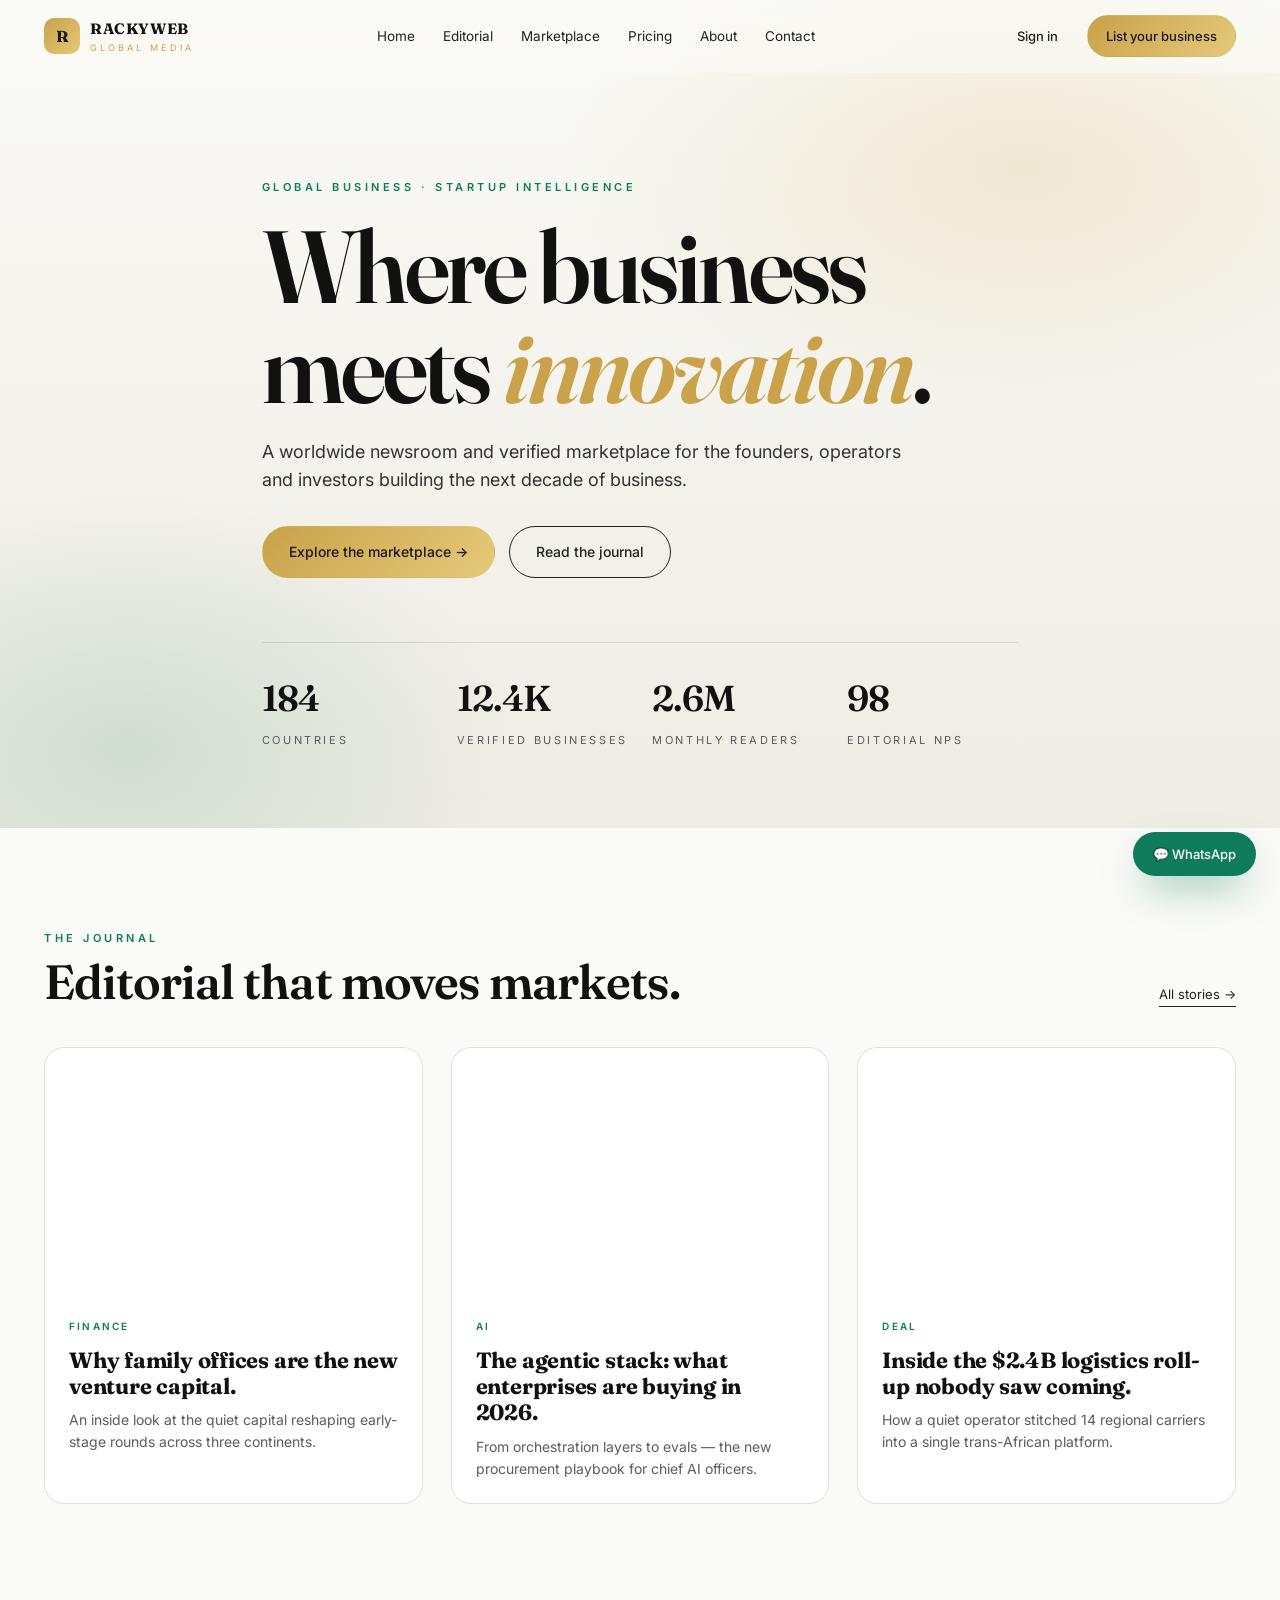
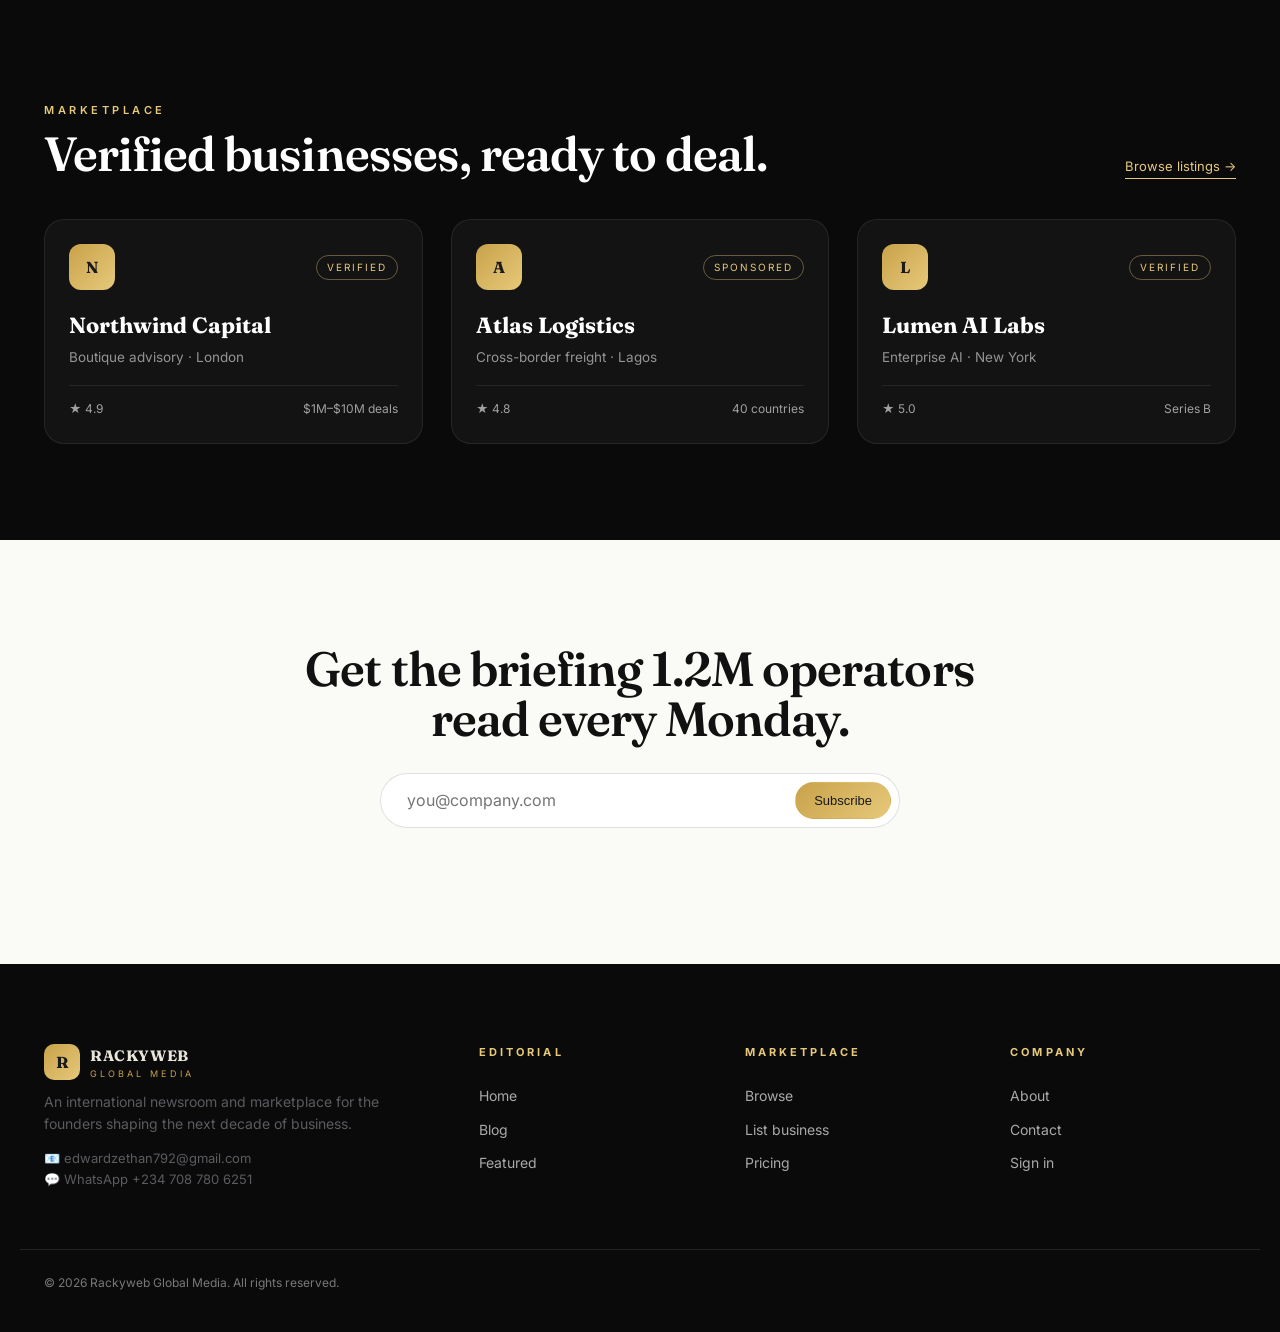
<file: index.html>
<!doctype html>
<html lang="en">
<head>
  <meta charset="utf-8" />
  <meta name="viewport" content="width=device-width,initial-scale=1" />
  <title>Rackyweb Global Media — Where Business Meets Innovation</title>
  <meta name="description" content="A premium global business newsroom and startup marketplace. Forbes meets Apple meets Stripe meets TechCrunch." />
  <meta property="og:title" content="Rackyweb Global Media" />
  <meta property="og:description" content="Where Business Meets Innovation." />
  <link rel="preconnect" href="https://fonts.googleapis.com" />
  <link rel="preconnect" href="https://fonts.gstatic.com" crossorigin />
  <link href="https://fonts.googleapis.com/css2?family=Fraunces:opsz,wght@9..144,400;9..144,600;9..144,700&family=Inter:wght@300;400;500;600;700&display=swap" rel="stylesheet" />
  <link rel="stylesheet" href="style.css" />
</head>
<body>
  <header class="nav" id="nav">
    <div class="container nav-inner">
      <a href="#/" class="brand" data-link>
        <span class="brand-mark">R</span>
        <span class="brand-text"><strong>RACKYWEB</strong><em>Global Media</em></span>
      </a>
      <nav class="nav-links" id="navLinks">
        <a href="#/" data-link>Home</a>
        <a href="#/blog" data-link>Editorial</a>
        <a href="#/marketplace" data-link>Marketplace</a>
        <a href="#/pricing" data-link>Pricing</a>
        <a href="#/about" data-link>About</a>
        <a href="#/contact" data-link>Contact</a>
      </nav>
      <div class="nav-cta">
        <a href="#/login" class="btn btn-ghost" data-link>Sign in</a>
        <a href="#/partner" class="btn btn-gold" data-link>List your business</a>
      </div>
      <button class="nav-burger" id="burger" aria-label="Menu">☰</button>
    </div>
  </header>

  <main id="app"></main>

  <footer class="footer">
    <div class="container footer-grid">
      <div>
        <div class="brand">
          <span class="brand-mark">R</span>
          <span class="brand-text"><strong>RACKYWEB</strong><em>Global Media</em></span>
        </div>
        <p class="muted">An international newsroom and marketplace for the founders shaping the next decade of business.</p>
        <p class="muted small">📧 edwardzethan792@gmail.com<br/>💬 WhatsApp +234 708 780 6251</p>
      </div>
      <div>
        <h4>Editorial</h4>
        <a href="#/" data-link>Home</a><a href="#/blog" data-link>Blog</a><a href="#/article" data-link>Featured</a>
      </div>
      <div>
        <h4>Marketplace</h4>
        <a href="#/marketplace" data-link>Browse</a><a href="#/partner" data-link>List business</a><a href="#/pricing" data-link>Pricing</a>
      </div>
      <div>
        <h4>Company</h4>
        <a href="#/about" data-link>About</a><a href="#/contact" data-link>Contact</a><a href="#/login" data-link>Sign in</a>
      </div>
    </div>
    <div class="container footer-bottom">© <span id="yr"></span> Rackyweb Global Media. All rights reserved.</div>
  </footer>

  <a href="https://wa.me/2347087806251" target="_blank" rel="noopener" class="wa-float">💬 WhatsApp</a>

  <script src="script.js"></script>
</body>
</html>
</file>
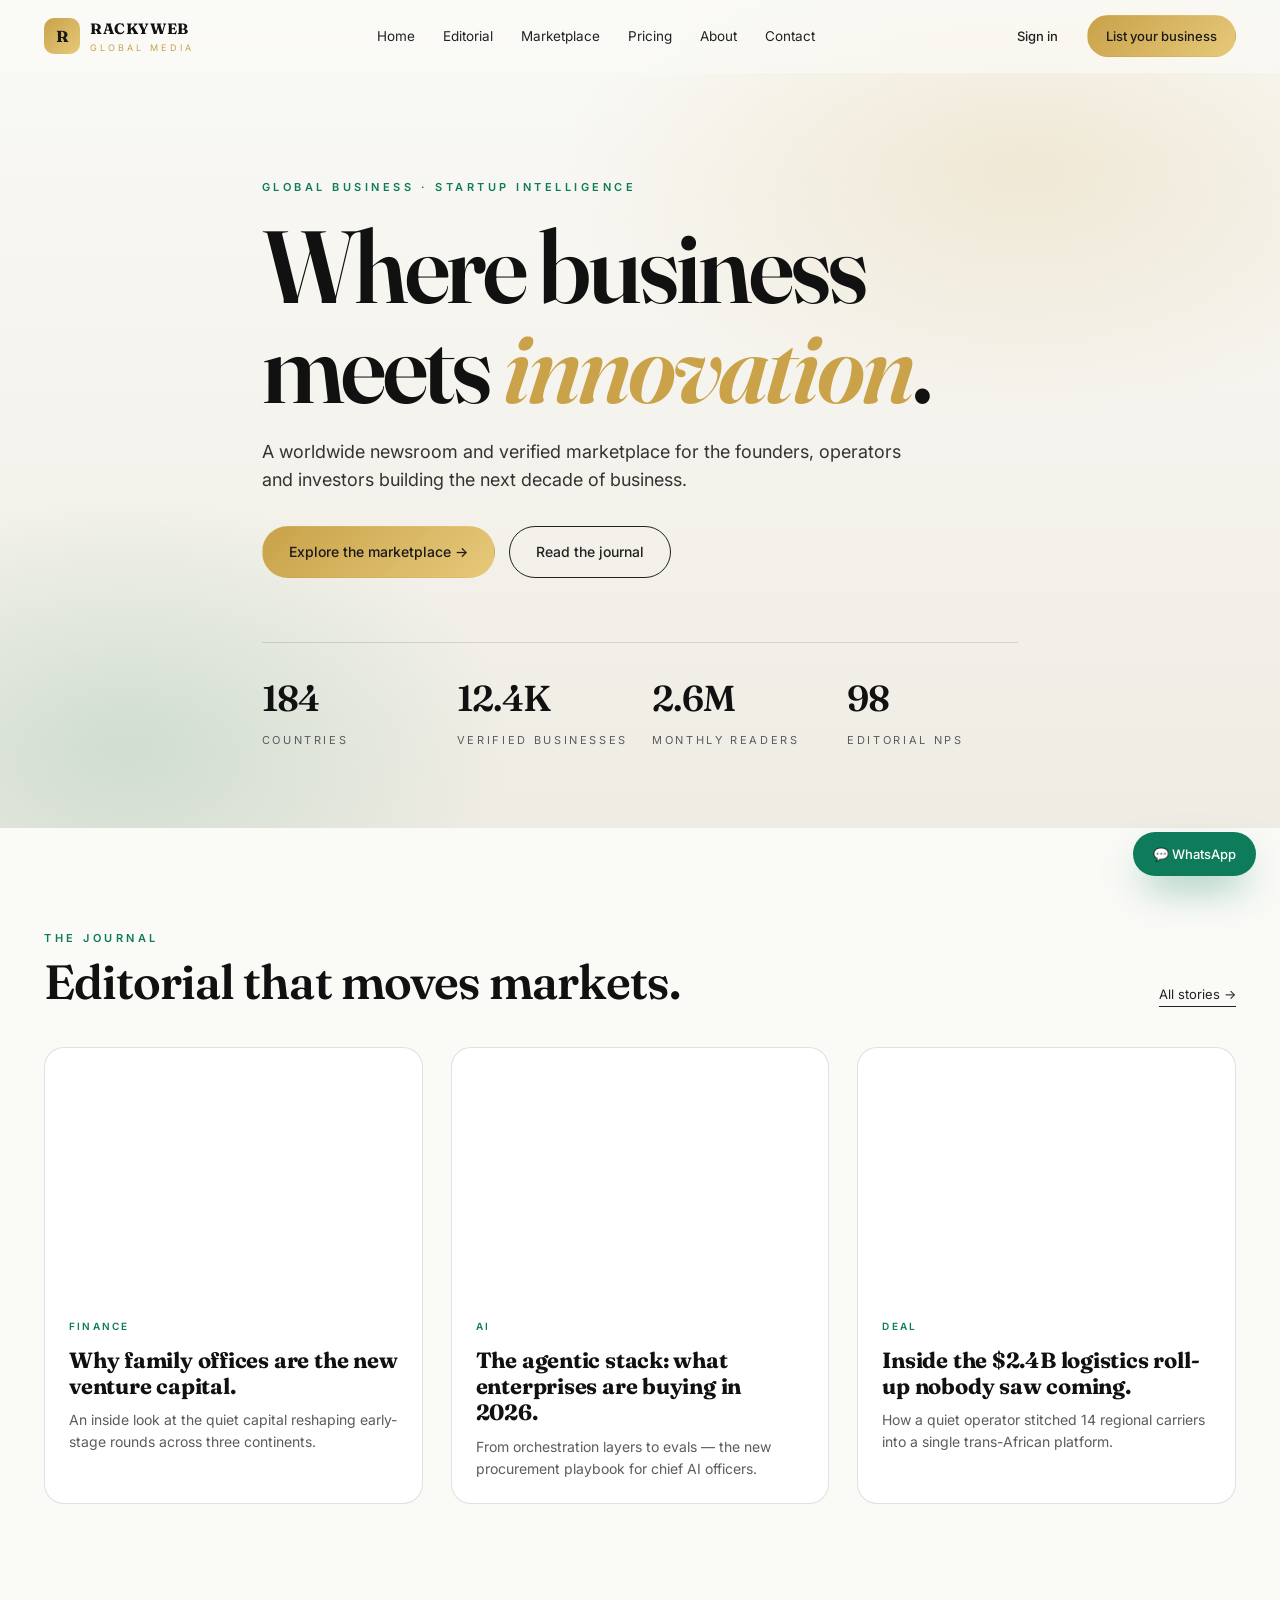
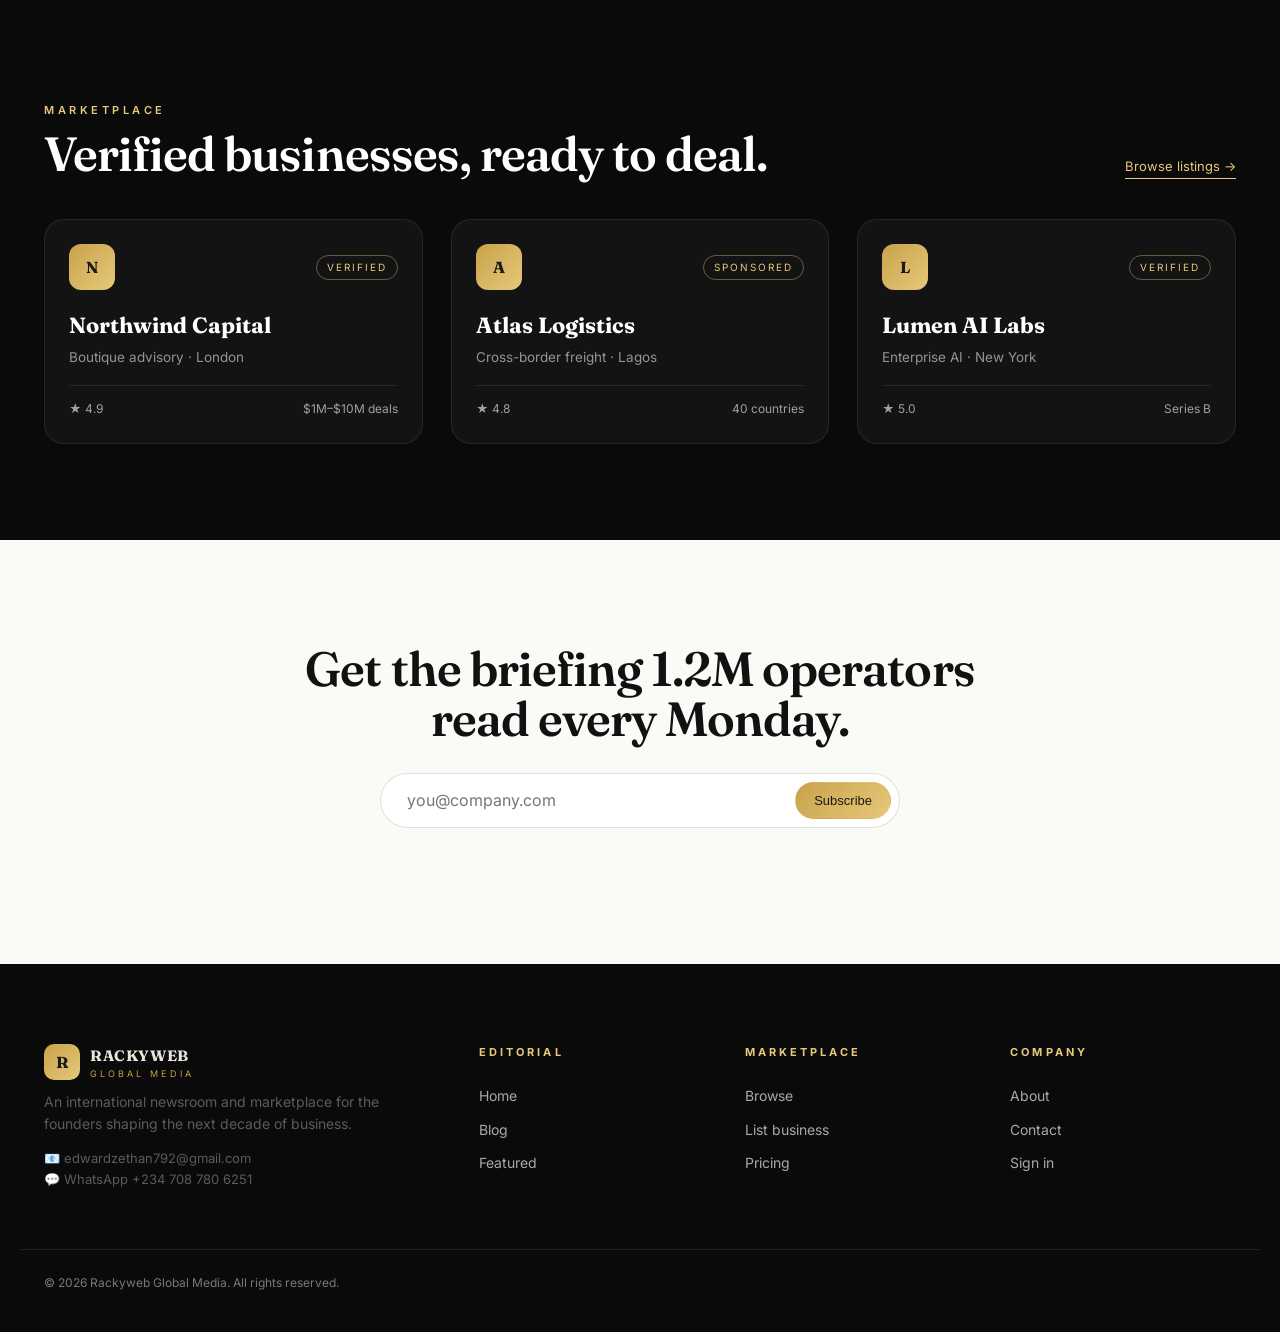
<file: static/index.html>
<!doctype html>
<html lang="en">
<head>
  <meta charset="utf-8" />
  <meta name="viewport" content="width=device-width,initial-scale=1" />
  <title>Rackyweb Global Media — Where Business Meets Innovation</title>
  <meta name="description" content="A premium global business newsroom and startup marketplace. Forbes meets Apple meets Stripe meets TechCrunch." />
  <meta property="og:title" content="Rackyweb Global Media" />
  <meta property="og:description" content="Where Business Meets Innovation." />
  <meta property="og:type" content="website" />
  <link rel="preconnect" href="https://fonts.googleapis.com" />
  <link rel="preconnect" href="https://fonts.gstatic.com" crossorigin />
  <link href="https://fonts.googleapis.com/css2?family=Fraunces:opsz,wght@9..144,400;9..144,600;9..144,700&family=Inter:wght@300;400;500;600;700&display=swap" rel="stylesheet" />
  <link rel="stylesheet" href="style.css" />
</head>
<body>
  <header class="nav" id="nav">
    <div class="container nav-inner">
      <a href="index.html" class="brand">
        <span class="brand-mark">R</span>
        <span class="brand-text">
          <strong>RACKYWEB</strong>
          <em>Global Media</em>
        </span>
      </a>
      <nav class="nav-links">
        <a href="index.html">Home</a>
        <a href="pages/blog.html">Editorial</a>
        <a href="pages/marketplace.html">Marketplace</a>
        <a href="pages/pricing.html">Pricing</a>
        <a href="pages/about.html">About</a>
        <a href="pages/contact.html">Contact</a>
      </nav>
      <div class="nav-cta">
        <a href="pages/login.html" class="btn btn-ghost">Sign in</a>
        <a href="pages/partner.html" class="btn btn-gold">List your business</a>
      </div>
      <button class="nav-burger" id="burger" aria-label="Menu">☰</button>
    </div>
  </header>

  <section class="hero">
    <div class="hero-bg"></div>
    <div class="container hero-inner">
      <span class="eyebrow">Global Business · Startup Intelligence</span>
      <h1 class="display">Where business<br/>meets <span class="gold">innovation</span>.</h1>
      <p class="lede">A worldwide newsroom and verified marketplace for the founders, operators and investors building the next decade of business.</p>
      <div class="hero-cta">
        <a href="pages/marketplace.html" class="btn btn-gold lg">Explore the marketplace →</a>
        <a href="pages/blog.html" class="btn btn-outline lg">Read the journal</a>
      </div>
      <div class="hero-stats">
        <div><strong data-count="184">0</strong><span>Countries</span></div>
        <div><strong data-count="12400">0</strong><span>Verified businesses</span></div>
        <div><strong data-count="2600000">0</strong><span>Monthly readers</span></div>
        <div><strong data-count="98">0</strong><span>Editorial NPS</span></div>
      </div>
    </div>
  </section>

  <section class="section">
    <div class="container">
      <div class="row-head">
        <div>
          <span class="eyebrow emerald">The Journal</span>
          <h2 class="h2">Editorial that moves markets.</h2>
        </div>
        <a href="pages/blog.html" class="link-arrow">All stories →</a>
      </div>
      <div class="grid-3">
        <a href="pages/article.html" class="card">
          <div class="card-img" style="background-image:url('https://images.unsplash.com/photo-1556761175-b413da4baf72?w=1200&q=80')"></div>
          <div class="card-body">
            <span class="tag">Finance</span>
            <h3>Why family offices are the new venture capital.</h3>
            <p>An inside look at the quiet capital reshaping early-stage rounds across three continents.</p>
          </div>
        </a>
        <a href="pages/article.html" class="card">
          <div class="card-img" style="background-image:url('https://images.unsplash.com/photo-1677442136019-21780ecad995?w=1200&q=80')"></div>
          <div class="card-body">
            <span class="tag">AI</span>
            <h3>The agentic stack: what enterprises are buying in 2026.</h3>
            <p>From orchestration layers to evals — the new procurement playbook for chief AI officers.</p>
          </div>
        </a>
        <a href="pages/article.html" class="card">
          <div class="card-img" style="background-image:url('https://images.unsplash.com/photo-1523240795612-9a054b0db644?w=1200&q=80')"></div>
          <div class="card-body">
            <span class="tag">Deal</span>
            <h3>Inside the $2.4B logistics roll-up nobody saw coming.</h3>
            <p>How a quiet operator stitched 14 regional carriers into a single trans-African platform.</p>
          </div>
        </a>
      </div>
    </div>
  </section>

  <section class="section dark">
    <div class="container">
      <div class="row-head">
        <div>
          <span class="eyebrow gold-text">Marketplace</span>
          <h2 class="h2">Verified businesses, ready to deal.</h2>
        </div>
        <a href="pages/marketplace.html" class="link-arrow light">Browse listings →</a>
      </div>
      <div class="grid-3">
        <div class="listing">
          <div class="listing-top">
            <div class="logo">N</div>
            <span class="badge">Verified</span>
          </div>
          <h3>Northwind Capital</h3>
          <p>Boutique advisory · London</p>
          <div class="listing-meta"><span>★ 4.9</span><span>$1M–$10M deals</span></div>
        </div>
        <div class="listing">
          <div class="listing-top">
            <div class="logo">A</div>
            <span class="badge">Sponsored</span>
          </div>
          <h3>Atlas Logistics</h3>
          <p>Cross-border freight · Lagos</p>
          <div class="listing-meta"><span>★ 4.8</span><span>40 countries</span></div>
        </div>
        <div class="listing">
          <div class="listing-top">
            <div class="logo">L</div>
            <span class="badge">Verified</span>
          </div>
          <h3>Lumen AI Labs</h3>
          <p>Enterprise AI · New York</p>
          <div class="listing-meta"><span>★ 5.0</span><span>Series B</span></div>
        </div>
      </div>
    </div>
  </section>

  <section class="section">
    <div class="container cta">
      <h2 class="h2">Get the briefing 1.2M operators read every Monday.</h2>
      <form class="newsletter" onsubmit="event.preventDefault(); this.querySelector('button').textContent='Subscribed ✓';">
        <input type="email" required placeholder="you@company.com" />
        <button class="btn btn-gold">Subscribe</button>
      </form>
    </div>
  </section>

  <footer class="footer">
    <div class="container footer-grid">
      <div>
        <div class="brand">
          <span class="brand-mark">R</span>
          <span class="brand-text"><strong>RACKYWEB</strong><em>Global Media</em></span>
        </div>
        <p class="muted">An international newsroom and marketplace for the founders shaping the next decade of business.</p>
        <p class="muted small">📧 edwardzethan792@gmail.com<br/>💬 WhatsApp +234 708 780 6251</p>
      </div>
      <div>
        <h4>Editorial</h4>
        <a href="index.html">Home</a><a href="pages/blog.html">Blog</a><a href="pages/article.html">Featured</a>
      </div>
      <div>
        <h4>Marketplace</h4>
        <a href="pages/marketplace.html">Browse</a><a href="pages/partner.html">List business</a><a href="pages/pricing.html">Pricing</a>
      </div>
      <div>
        <h4>Company</h4>
        <a href="pages/about.html">About</a><a href="pages/contact.html">Contact</a><a href="pages/login.html">Sign in</a>
      </div>
    </div>
    <div class="container footer-bottom">© <span id="yr"></span> Rackyweb Global Media. All rights reserved.</div>
  </footer>

  <a href="https://wa.me/2347087806251" target="_blank" rel="noopener" class="wa-float">💬 WhatsApp</a>

  <script src="script.js"></script>
</body>
</html>
</file>
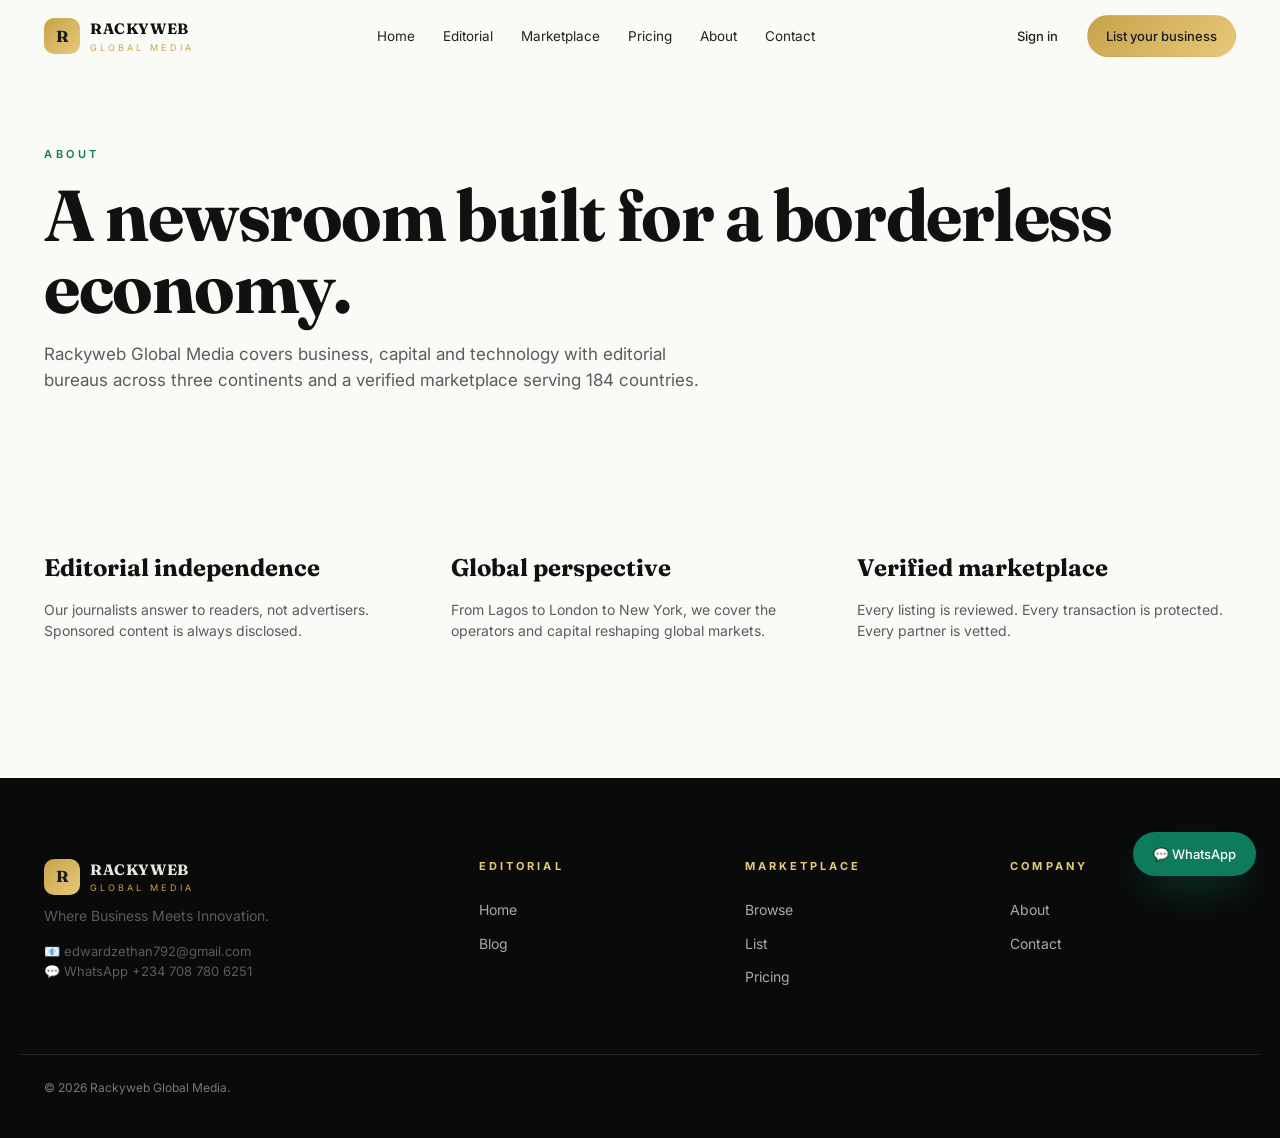
<file: static/pages/about.html>
<!doctype html><html lang="en"><head><meta charset="utf-8"/><meta name="viewport" content="width=device-width,initial-scale=1"/><link rel="stylesheet" href="../style.css"/><link href="https://fonts.googleapis.com/css2?family=Fraunces:opsz,wght@9..144,400;9..144,600;9..144,700&family=Inter:wght@300;400;500;600;700&display=swap" rel="stylesheet"/><title>About — Rackyweb Global Media</title></head><body><header class="nav" id="nav"><div class="container nav-inner"><a href="../index.html" class="brand"><span class="brand-mark">R</span><span class="brand-text"><strong>RACKYWEB</strong><em>Global Media</em></span></a><nav class="nav-links"><a href="../index.html">Home</a><a href="blog.html">Editorial</a><a href="marketplace.html">Marketplace</a><a href="pricing.html">Pricing</a><a href="about.html">About</a><a href="contact.html">Contact</a></nav><div class="nav-cta"><a href="login.html" class="btn btn-ghost">Sign in</a><a href="partner.html" class="btn btn-gold">List your business</a></div><button class="nav-burger" id="burger">☰</button></div></header><section class="page-hero"><div class="container"><span class="eyebrow">About</span><h1>A newsroom built for a borderless economy.</h1><p>Rackyweb Global Media covers business, capital and technology with editorial bureaus across three continents and a verified marketplace serving 184 countries.</p></div></section><section class="section"><div class="container"><div class="grid-3"><div><h3 style="font-family:var(--display);font-size:24px">Editorial independence</h3><p class="muted" style="margin-top:12px">Our journalists answer to readers, not advertisers. Sponsored content is always disclosed.</p></div><div><h3 style="font-family:var(--display);font-size:24px">Global perspective</h3><p class="muted" style="margin-top:12px">From Lagos to London to New York, we cover the operators and capital reshaping global markets.</p></div><div><h3 style="font-family:var(--display);font-size:24px">Verified marketplace</h3><p class="muted" style="margin-top:12px">Every listing is reviewed. Every transaction is protected. Every partner is vetted.</p></div></div></div></section><footer class="footer"><div class="container footer-grid"><div><div class="brand"><span class="brand-mark">R</span><span class="brand-text"><strong>RACKYWEB</strong><em>Global Media</em></span></div><p class="muted">Where Business Meets Innovation.</p><p class="muted small">📧 edwardzethan792@gmail.com<br/>💬 WhatsApp +234 708 780 6251</p></div><div><h4>Editorial</h4><a href="../index.html">Home</a><a href="blog.html">Blog</a></div><div><h4>Marketplace</h4><a href="marketplace.html">Browse</a><a href="partner.html">List</a><a href="pricing.html">Pricing</a></div><div><h4>Company</h4><a href="about.html">About</a><a href="contact.html">Contact</a></div></div><div class="container footer-bottom">© <span id="yr"></span> Rackyweb Global Media.</div></footer><a href="https://wa.me/2347087806251" target="_blank" class="wa-float">💬 WhatsApp</a><script src="../script.js"></script></body></html>
</file>
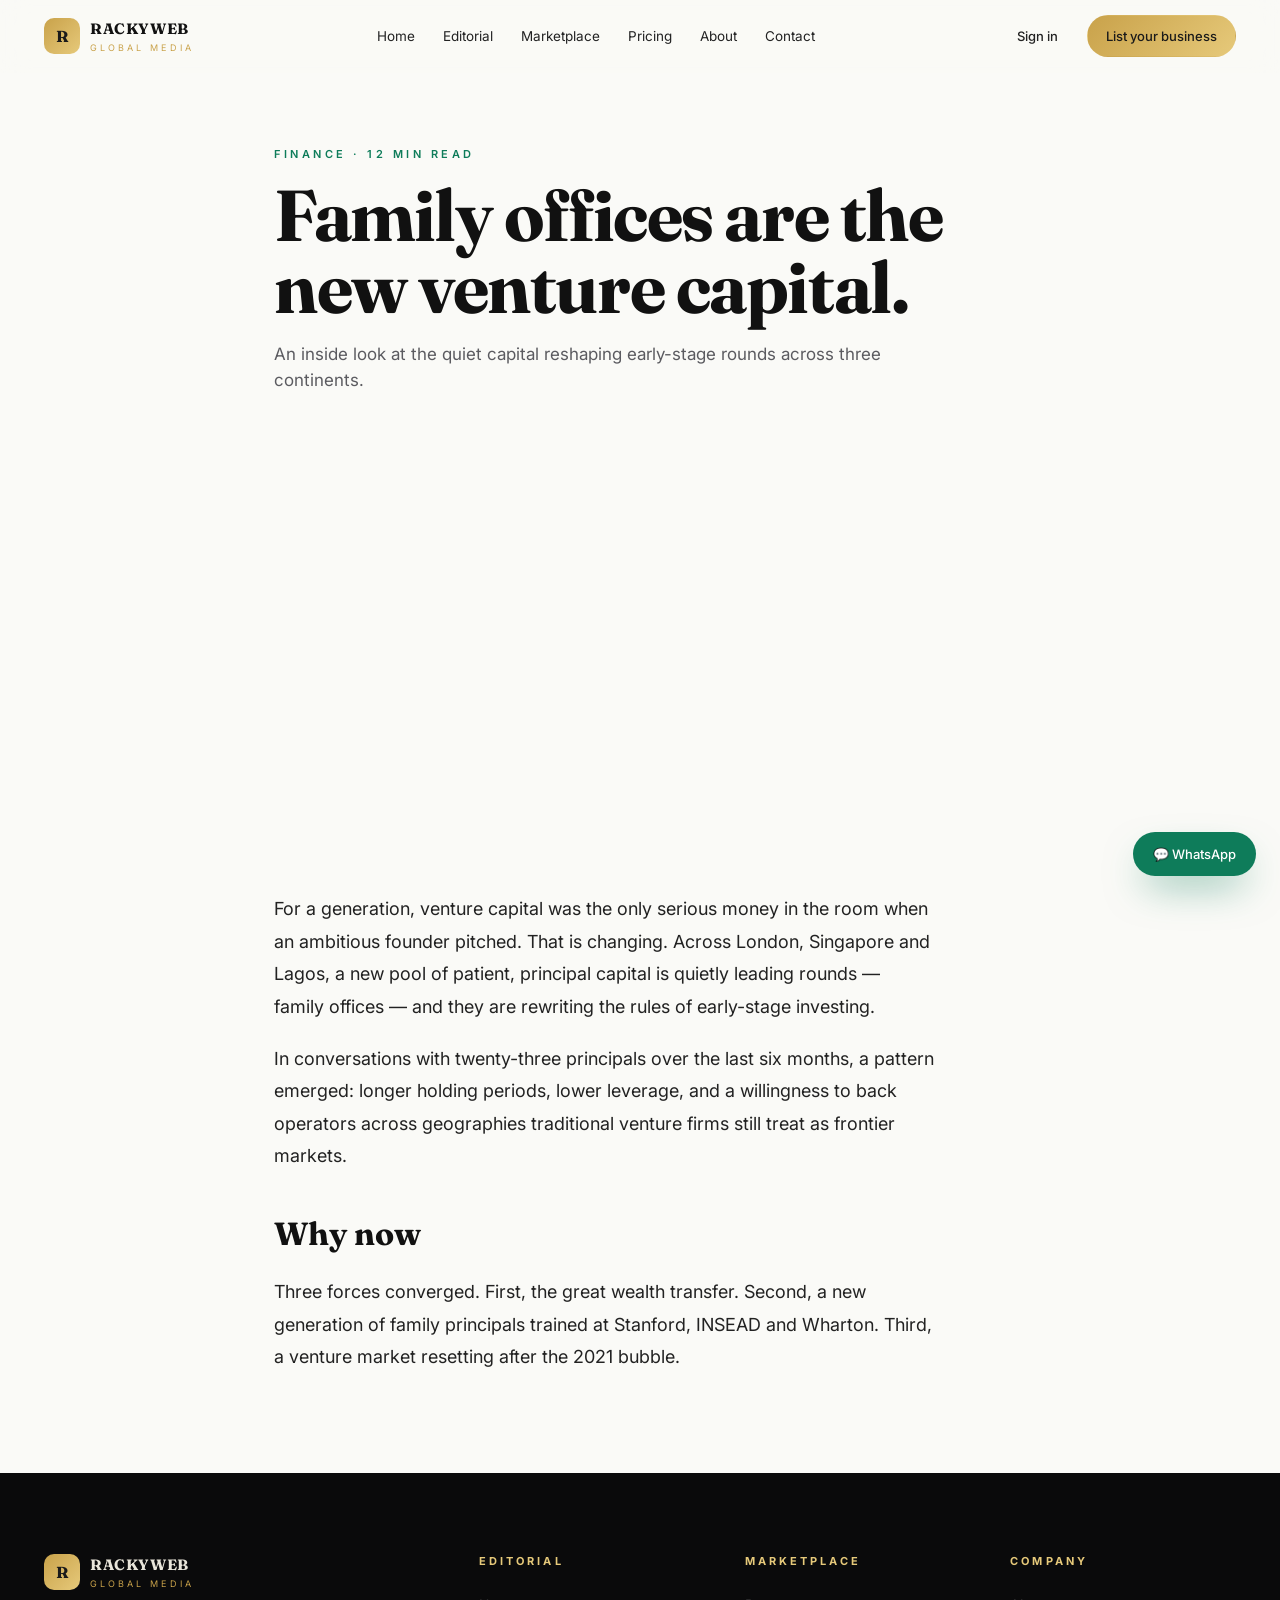
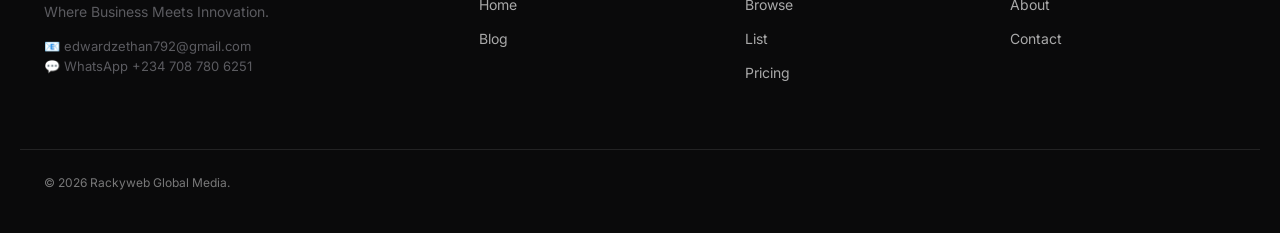
<file: static/pages/article.html>
<!doctype html><html lang="en"><head><meta charset="utf-8"/><meta name="viewport" content="width=device-width,initial-scale=1"/><link rel="stylesheet" href="../style.css"/><link href="https://fonts.googleapis.com/css2?family=Fraunces:opsz,wght@9..144,400;9..144,600;9..144,700&family=Inter:wght@300;400;500;600;700&display=swap" rel="stylesheet"/><title>Family offices are the new venture capital — Rackyweb Global Media</title></head><body><header class="nav" id="nav"><div class="container nav-inner"><a href="../index.html" class="brand"><span class="brand-mark">R</span><span class="brand-text"><strong>RACKYWEB</strong><em>Global Media</em></span></a><nav class="nav-links"><a href="../index.html">Home</a><a href="blog.html">Editorial</a><a href="marketplace.html">Marketplace</a><a href="pricing.html">Pricing</a><a href="about.html">About</a><a href="contact.html">Contact</a></nav><div class="nav-cta"><a href="login.html" class="btn btn-ghost">Sign in</a><a href="partner.html" class="btn btn-gold">List your business</a></div><button class="nav-burger" id="burger">☰</button></div></header><article class="page-hero"><div class="container" style="max-width:780px"><span class="eyebrow">Finance · 12 min read</span><h1>Family offices are the new venture capital.</h1><p>An inside look at the quiet capital reshaping early-stage rounds across three continents.</p><div style="margin:40px 0;height:420px;background:url(https://images.unsplash.com/photo-1556761175-b413da4baf72?w=1600) center/cover;border-radius:24px"></div><p style="font-size:18px;color:#222;line-height:1.8">For a generation, venture capital was the only serious money in the room when an ambitious founder pitched. That is changing. Across London, Singapore and Lagos, a new pool of patient, principal capital is quietly leading rounds — family offices — and they are rewriting the rules of early-stage investing.</p><p style="margin-top:20px;font-size:18px;color:#222;line-height:1.8">In conversations with twenty-three principals over the last six months, a pattern emerged: longer holding periods, lower leverage, and a willingness to back operators across geographies traditional venture firms still treat as frontier markets.</p><h2 style="font-family:var(--display);font-size:32px;margin:36px 0 12px">Why now</h2><p style="font-size:18px;color:#222;line-height:1.8">Three forces converged. First, the great wealth transfer. Second, a new generation of family principals trained at Stanford, INSEAD and Wharton. Third, a venture market resetting after the 2021 bubble.</p></div></article><footer class="footer"><div class="container footer-grid"><div><div class="brand"><span class="brand-mark">R</span><span class="brand-text"><strong>RACKYWEB</strong><em>Global Media</em></span></div><p class="muted">Where Business Meets Innovation.</p><p class="muted small">📧 edwardzethan792@gmail.com<br/>💬 WhatsApp +234 708 780 6251</p></div><div><h4>Editorial</h4><a href="../index.html">Home</a><a href="blog.html">Blog</a></div><div><h4>Marketplace</h4><a href="marketplace.html">Browse</a><a href="partner.html">List</a><a href="pricing.html">Pricing</a></div><div><h4>Company</h4><a href="about.html">About</a><a href="contact.html">Contact</a></div></div><div class="container footer-bottom">© <span id="yr"></span> Rackyweb Global Media.</div></footer><a href="https://wa.me/2347087806251" target="_blank" class="wa-float">💬 WhatsApp</a><script src="../script.js"></script></body></html>
</file>
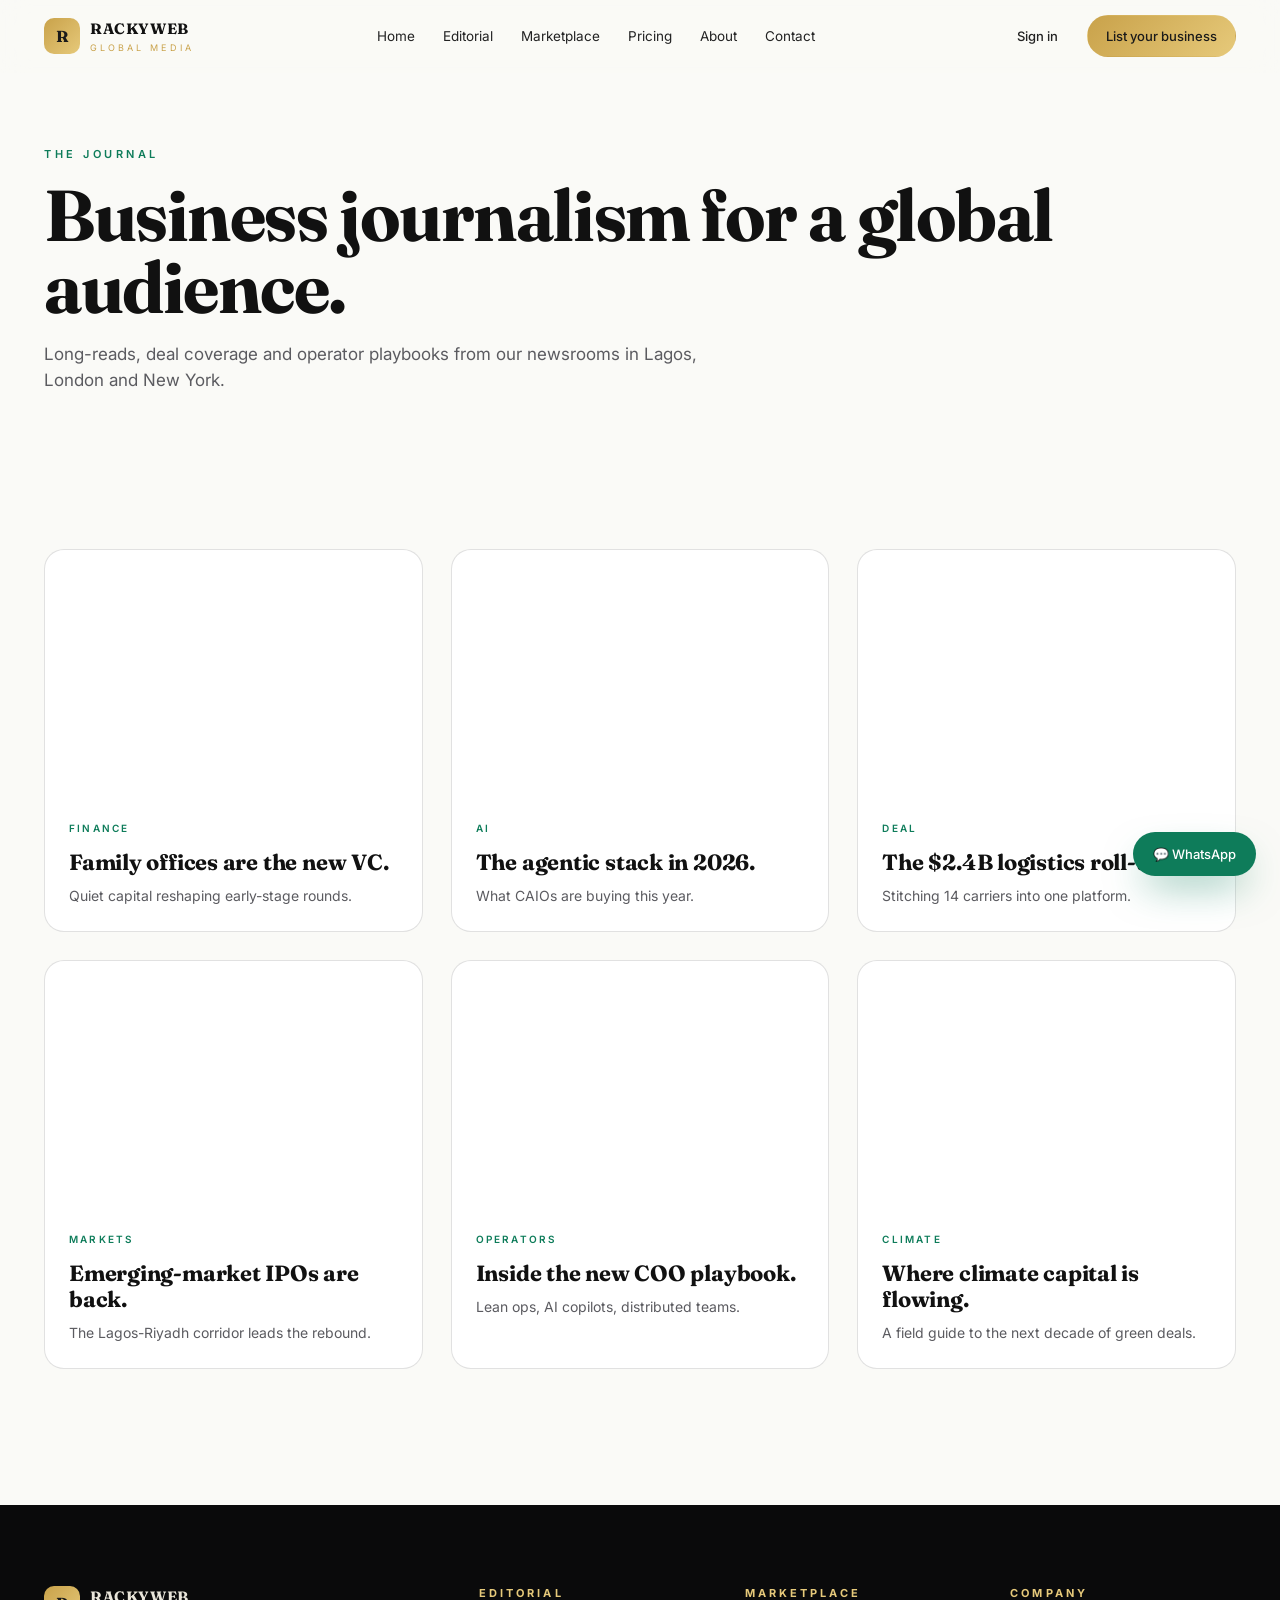
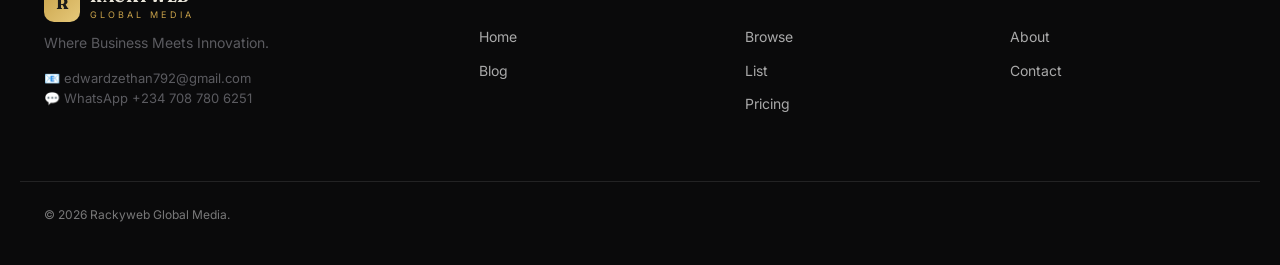
<file: static/pages/blog.html>
<!doctype html><html lang="en"><head><meta charset="utf-8"/><meta name="viewport" content="width=device-width,initial-scale=1"/><link rel="stylesheet" href="../style.css"/><link href="https://fonts.googleapis.com/css2?family=Fraunces:opsz,wght@9..144,400;9..144,600;9..144,700&family=Inter:wght@300;400;500;600;700&display=swap" rel="stylesheet"/><title>Editorial — Rackyweb Global Media</title></head><body><header class="nav" id="nav"><div class="container nav-inner"><a href="../index.html" class="brand"><span class="brand-mark">R</span><span class="brand-text"><strong>RACKYWEB</strong><em>Global Media</em></span></a><nav class="nav-links"><a href="../index.html">Home</a><a href="blog.html">Editorial</a><a href="marketplace.html">Marketplace</a><a href="pricing.html">Pricing</a><a href="about.html">About</a><a href="contact.html">Contact</a></nav><div class="nav-cta"><a href="login.html" class="btn btn-ghost">Sign in</a><a href="partner.html" class="btn btn-gold">List your business</a></div><button class="nav-burger" id="burger">☰</button></div></header><section class="page-hero"><div class="container"><span class="eyebrow">The Journal</span><h1>Business journalism for a global audience.</h1><p>Long-reads, deal coverage and operator playbooks from our newsrooms in Lagos, London and New York.</p></div></section><section class="section"><div class="container"><div class="grid-3"><a href="article.html" class="card"><div class="card-img" style="background-image:url(https://images.unsplash.com/photo-1556761175-b413da4baf72?w=1200)"></div><div class="card-body"><span class="tag">Finance</span><h3>Family offices are the new VC.</h3><p>Quiet capital reshaping early-stage rounds.</p></div></a><a href="article.html" class="card"><div class="card-img" style="background-image:url(https://images.unsplash.com/photo-1677442136019-21780ecad995?w=1200)"></div><div class="card-body"><span class="tag">AI</span><h3>The agentic stack in 2026.</h3><p>What CAIOs are buying this year.</p></div></a><a href="article.html" class="card"><div class="card-img" style="background-image:url(https://images.unsplash.com/photo-1523240795612-9a054b0db644?w=1200)"></div><div class="card-body"><span class="tag">Deal</span><h3>The $2.4B logistics roll-up.</h3><p>Stitching 14 carriers into one platform.</p></div></a><a href="article.html" class="card"><div class="card-img" style="background-image:url(https://images.unsplash.com/photo-1554224155-6726b3ff858f?w=1200)"></div><div class="card-body"><span class="tag">Markets</span><h3>Emerging-market IPOs are back.</h3><p>The Lagos-Riyadh corridor leads the rebound.</p></div></a><a href="article.html" class="card"><div class="card-img" style="background-image:url(https://images.unsplash.com/photo-1551434678-e076c223a692?w=1200)"></div><div class="card-body"><span class="tag">Operators</span><h3>Inside the new COO playbook.</h3><p>Lean ops, AI copilots, distributed teams.</p></div></a><a href="article.html" class="card"><div class="card-img" style="background-image:url(https://images.unsplash.com/photo-1559136555-9303baea8ebd?w=1200)"></div><div class="card-body"><span class="tag">Climate</span><h3>Where climate capital is flowing.</h3><p>A field guide to the next decade of green deals.</p></div></a></div></div></section><footer class="footer"><div class="container footer-grid"><div><div class="brand"><span class="brand-mark">R</span><span class="brand-text"><strong>RACKYWEB</strong><em>Global Media</em></span></div><p class="muted">Where Business Meets Innovation.</p><p class="muted small">📧 edwardzethan792@gmail.com<br/>💬 WhatsApp +234 708 780 6251</p></div><div><h4>Editorial</h4><a href="../index.html">Home</a><a href="blog.html">Blog</a></div><div><h4>Marketplace</h4><a href="marketplace.html">Browse</a><a href="partner.html">List</a><a href="pricing.html">Pricing</a></div><div><h4>Company</h4><a href="about.html">About</a><a href="contact.html">Contact</a></div></div><div class="container footer-bottom">© <span id="yr"></span> Rackyweb Global Media.</div></footer><a href="https://wa.me/2347087806251" target="_blank" class="wa-float">💬 WhatsApp</a><script src="../script.js"></script></body></html>
</file>
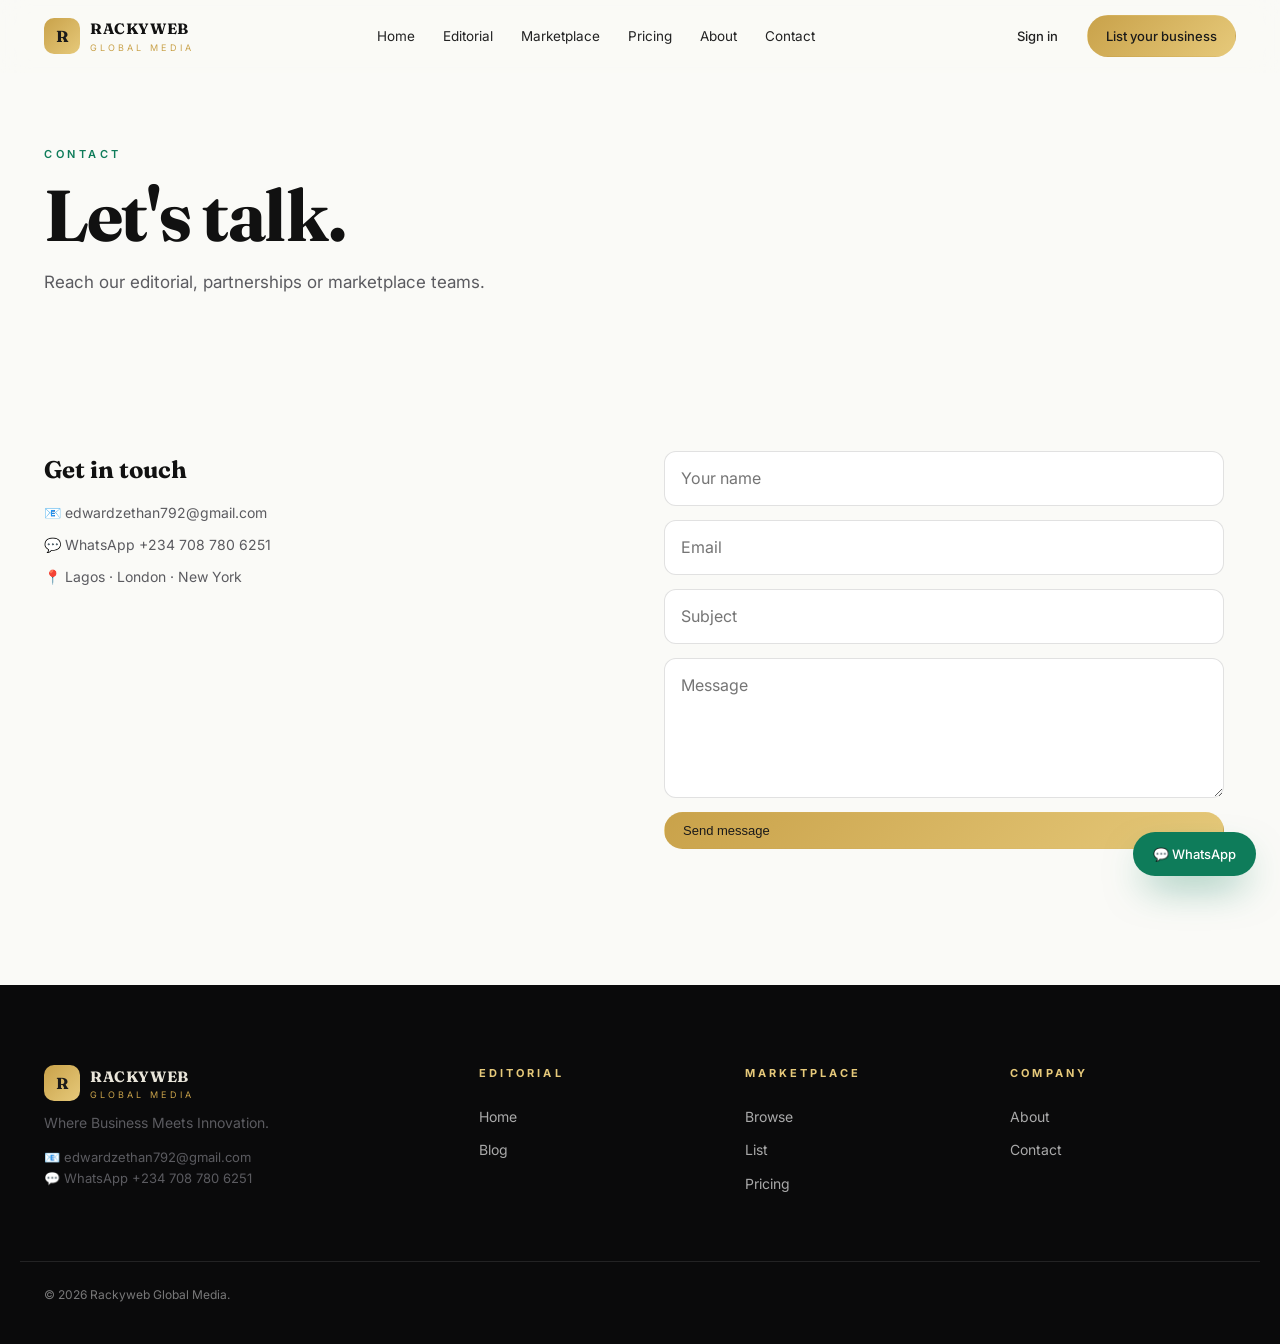
<file: static/pages/contact.html>
<!doctype html><html lang="en"><head><meta charset="utf-8"/><meta name="viewport" content="width=device-width,initial-scale=1"/><link rel="stylesheet" href="../style.css"/><link href="https://fonts.googleapis.com/css2?family=Fraunces:opsz,wght@9..144,400;9..144,600;9..144,700&family=Inter:wght@300;400;500;600;700&display=swap" rel="stylesheet"/><title>Contact — Rackyweb Global Media</title></head><body><header class="nav" id="nav"><div class="container nav-inner"><a href="../index.html" class="brand"><span class="brand-mark">R</span><span class="brand-text"><strong>RACKYWEB</strong><em>Global Media</em></span></a><nav class="nav-links"><a href="../index.html">Home</a><a href="blog.html">Editorial</a><a href="marketplace.html">Marketplace</a><a href="pricing.html">Pricing</a><a href="about.html">About</a><a href="contact.html">Contact</a></nav><div class="nav-cta"><a href="login.html" class="btn btn-ghost">Sign in</a><a href="partner.html" class="btn btn-gold">List your business</a></div><button class="nav-burger" id="burger">☰</button></div></header><section class="page-hero"><div class="container"><span class="eyebrow">Contact</span><h1>Let's talk.</h1><p>Reach our editorial, partnerships or marketplace teams.</p></div></section><section class="section"><div class="container" style="display:grid;grid-template-columns:1fr 1fr;gap:48px"><div><h3 style="font-family:var(--display);font-size:24px">Get in touch</h3><p class="muted" style="margin-top:14px">📧 edwardzethan792@gmail.com</p><p class="muted">💬 WhatsApp +234 708 780 6251</p><p class="muted">📍 Lagos · London · New York</p></div><form class="form" onsubmit="event.preventDefault(); this.querySelector(\"button\").textContent=\"Sent ✓\";"><input placeholder="Your name" required/><input type="email" placeholder="Email" required/><input placeholder="Subject"/><textarea placeholder="Message"></textarea><button class="btn btn-gold">Send message</button></form></div></section><footer class="footer"><div class="container footer-grid"><div><div class="brand"><span class="brand-mark">R</span><span class="brand-text"><strong>RACKYWEB</strong><em>Global Media</em></span></div><p class="muted">Where Business Meets Innovation.</p><p class="muted small">📧 edwardzethan792@gmail.com<br/>💬 WhatsApp +234 708 780 6251</p></div><div><h4>Editorial</h4><a href="../index.html">Home</a><a href="blog.html">Blog</a></div><div><h4>Marketplace</h4><a href="marketplace.html">Browse</a><a href="partner.html">List</a><a href="pricing.html">Pricing</a></div><div><h4>Company</h4><a href="about.html">About</a><a href="contact.html">Contact</a></div></div><div class="container footer-bottom">© <span id="yr"></span> Rackyweb Global Media.</div></footer><a href="https://wa.me/2347087806251" target="_blank" class="wa-float">💬 WhatsApp</a><script src="../script.js"></script></body></html>
</file>
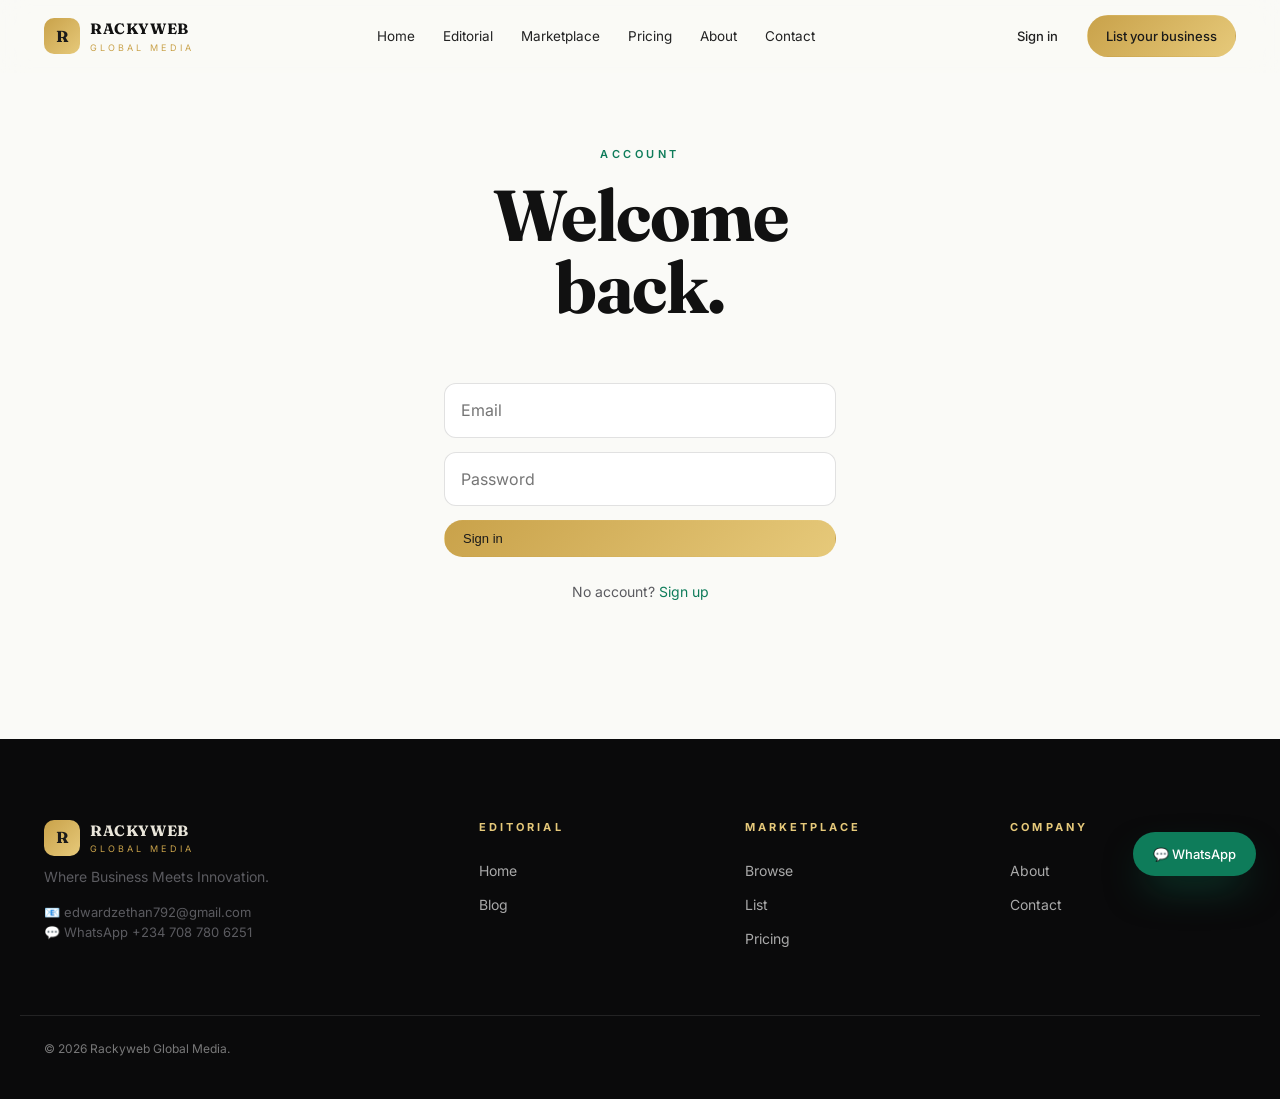
<file: static/pages/login.html>
<!doctype html><html lang="en"><head><meta charset="utf-8"/><meta name="viewport" content="width=device-width,initial-scale=1"/><link rel="stylesheet" href="../style.css"/><link href="https://fonts.googleapis.com/css2?family=Fraunces:opsz,wght@9..144,400;9..144,600;9..144,700&family=Inter:wght@300;400;500;600;700&display=swap" rel="stylesheet"/><title>Sign in — Rackyweb Global Media</title></head><body><header class="nav" id="nav"><div class="container nav-inner"><a href="../index.html" class="brand"><span class="brand-mark">R</span><span class="brand-text"><strong>RACKYWEB</strong><em>Global Media</em></span></a><nav class="nav-links"><a href="../index.html">Home</a><a href="blog.html">Editorial</a><a href="marketplace.html">Marketplace</a><a href="pricing.html">Pricing</a><a href="about.html">About</a><a href="contact.html">Contact</a></nav><div class="nav-cta"><a href="login.html" class="btn btn-ghost">Sign in</a><a href="partner.html" class="btn btn-gold">List your business</a></div><button class="nav-burger" id="burger">☰</button></div></header><section class="page-hero"><div class="container" style="max-width:440px;text-align:center"><span class="eyebrow">Account</span><h1>Welcome back.</h1></div></section><section class="section" style="padding-top:0"><div class="container" style="max-width:440px"><form class="form" onsubmit="event.preventDefault(); window.location=\"../index.html\";"><input type="email" placeholder="Email" required/><input type="password" placeholder="Password" required/><button class="btn btn-gold">Sign in</button><p class="muted" style="text-align:center">No account? <a href="signup.html" style="color:var(--emerald)">Sign up</a></p></form></div></section><footer class="footer"><div class="container footer-grid"><div><div class="brand"><span class="brand-mark">R</span><span class="brand-text"><strong>RACKYWEB</strong><em>Global Media</em></span></div><p class="muted">Where Business Meets Innovation.</p><p class="muted small">📧 edwardzethan792@gmail.com<br/>💬 WhatsApp +234 708 780 6251</p></div><div><h4>Editorial</h4><a href="../index.html">Home</a><a href="blog.html">Blog</a></div><div><h4>Marketplace</h4><a href="marketplace.html">Browse</a><a href="partner.html">List</a><a href="pricing.html">Pricing</a></div><div><h4>Company</h4><a href="about.html">About</a><a href="contact.html">Contact</a></div></div><div class="container footer-bottom">© <span id="yr"></span> Rackyweb Global Media.</div></footer><a href="https://wa.me/2347087806251" target="_blank" class="wa-float">💬 WhatsApp</a><script src="../script.js"></script></body></html>
</file>
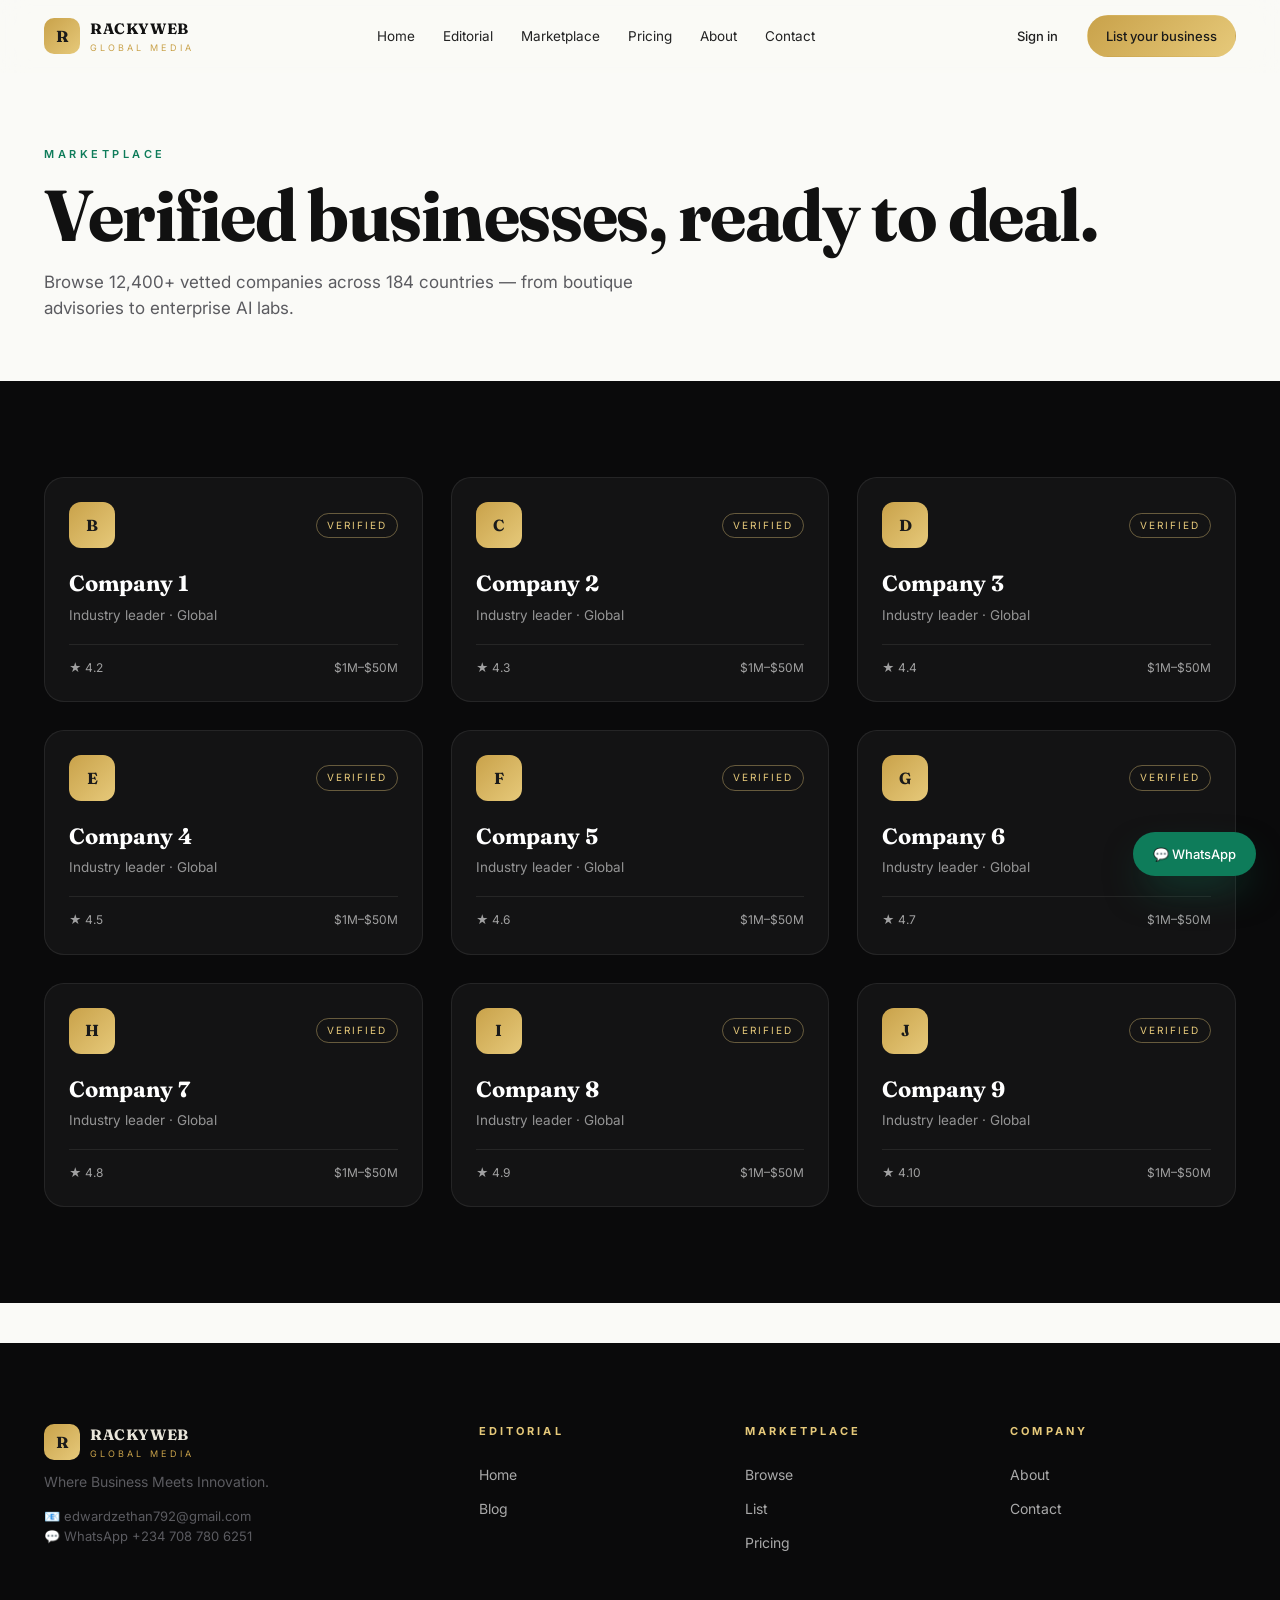
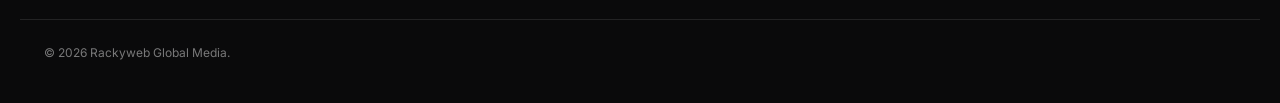
<file: static/pages/marketplace.html>
<!doctype html><html lang="en"><head><meta charset="utf-8"/><meta name="viewport" content="width=device-width,initial-scale=1"/><link rel="stylesheet" href="../style.css"/><link href="https://fonts.googleapis.com/css2?family=Fraunces:opsz,wght@9..144,400;9..144,600;9..144,700&family=Inter:wght@300;400;500;600;700&display=swap" rel="stylesheet"/><title>Marketplace — Rackyweb Global Media</title></head><body><header class="nav" id="nav"><div class="container nav-inner"><a href="../index.html" class="brand"><span class="brand-mark">R</span><span class="brand-text"><strong>RACKYWEB</strong><em>Global Media</em></span></a><nav class="nav-links"><a href="../index.html">Home</a><a href="blog.html">Editorial</a><a href="marketplace.html">Marketplace</a><a href="pricing.html">Pricing</a><a href="about.html">About</a><a href="contact.html">Contact</a></nav><div class="nav-cta"><a href="login.html" class="btn btn-ghost">Sign in</a><a href="partner.html" class="btn btn-gold">List your business</a></div><button class="nav-burger" id="burger">☰</button></div></header><section class="page-hero"><div class="container"><span class="eyebrow">Marketplace</span><h1>Verified businesses, ready to deal.</h1><p>Browse 12,400+ vetted companies across 184 countries — from boutique advisories to enterprise AI labs.</p></div></section><section class="section dark"><div class="container"><div class="grid-3"><div class="listing"><div class="listing-top"><div class="logo">B</div><span class="badge">Verified</span></div><h3>Company 1</h3><p>Industry leader · Global</p><div class="listing-meta"><span>★ 4.2</span><span>$1M–$50M</span></div></div>
<div class="listing"><div class="listing-top"><div class="logo">C</div><span class="badge">Verified</span></div><h3>Company 2</h3><p>Industry leader · Global</p><div class="listing-meta"><span>★ 4.3</span><span>$1M–$50M</span></div></div>
<div class="listing"><div class="listing-top"><div class="logo">D</div><span class="badge">Verified</span></div><h3>Company 3</h3><p>Industry leader · Global</p><div class="listing-meta"><span>★ 4.4</span><span>$1M–$50M</span></div></div>
<div class="listing"><div class="listing-top"><div class="logo">E</div><span class="badge">Verified</span></div><h3>Company 4</h3><p>Industry leader · Global</p><div class="listing-meta"><span>★ 4.5</span><span>$1M–$50M</span></div></div>
<div class="listing"><div class="listing-top"><div class="logo">F</div><span class="badge">Verified</span></div><h3>Company 5</h3><p>Industry leader · Global</p><div class="listing-meta"><span>★ 4.6</span><span>$1M–$50M</span></div></div>
<div class="listing"><div class="listing-top"><div class="logo">G</div><span class="badge">Verified</span></div><h3>Company 6</h3><p>Industry leader · Global</p><div class="listing-meta"><span>★ 4.7</span><span>$1M–$50M</span></div></div>
<div class="listing"><div class="listing-top"><div class="logo">H</div><span class="badge">Verified</span></div><h3>Company 7</h3><p>Industry leader · Global</p><div class="listing-meta"><span>★ 4.8</span><span>$1M–$50M</span></div></div>
<div class="listing"><div class="listing-top"><div class="logo">I</div><span class="badge">Verified</span></div><h3>Company 8</h3><p>Industry leader · Global</p><div class="listing-meta"><span>★ 4.9</span><span>$1M–$50M</span></div></div>
<div class="listing"><div class="listing-top"><div class="logo">J</div><span class="badge">Verified</span></div><h3>Company 9</h3><p>Industry leader · Global</p><div class="listing-meta"><span>★ 4.10</span><span>$1M–$50M</span></div></div></div></div></section><footer class="footer"><div class="container footer-grid"><div><div class="brand"><span class="brand-mark">R</span><span class="brand-text"><strong>RACKYWEB</strong><em>Global Media</em></span></div><p class="muted">Where Business Meets Innovation.</p><p class="muted small">📧 edwardzethan792@gmail.com<br/>💬 WhatsApp +234 708 780 6251</p></div><div><h4>Editorial</h4><a href="../index.html">Home</a><a href="blog.html">Blog</a></div><div><h4>Marketplace</h4><a href="marketplace.html">Browse</a><a href="partner.html">List</a><a href="pricing.html">Pricing</a></div><div><h4>Company</h4><a href="about.html">About</a><a href="contact.html">Contact</a></div></div><div class="container footer-bottom">© <span id="yr"></span> Rackyweb Global Media.</div></footer><a href="https://wa.me/2347087806251" target="_blank" class="wa-float">💬 WhatsApp</a><script src="../script.js"></script></body></html>
</file>
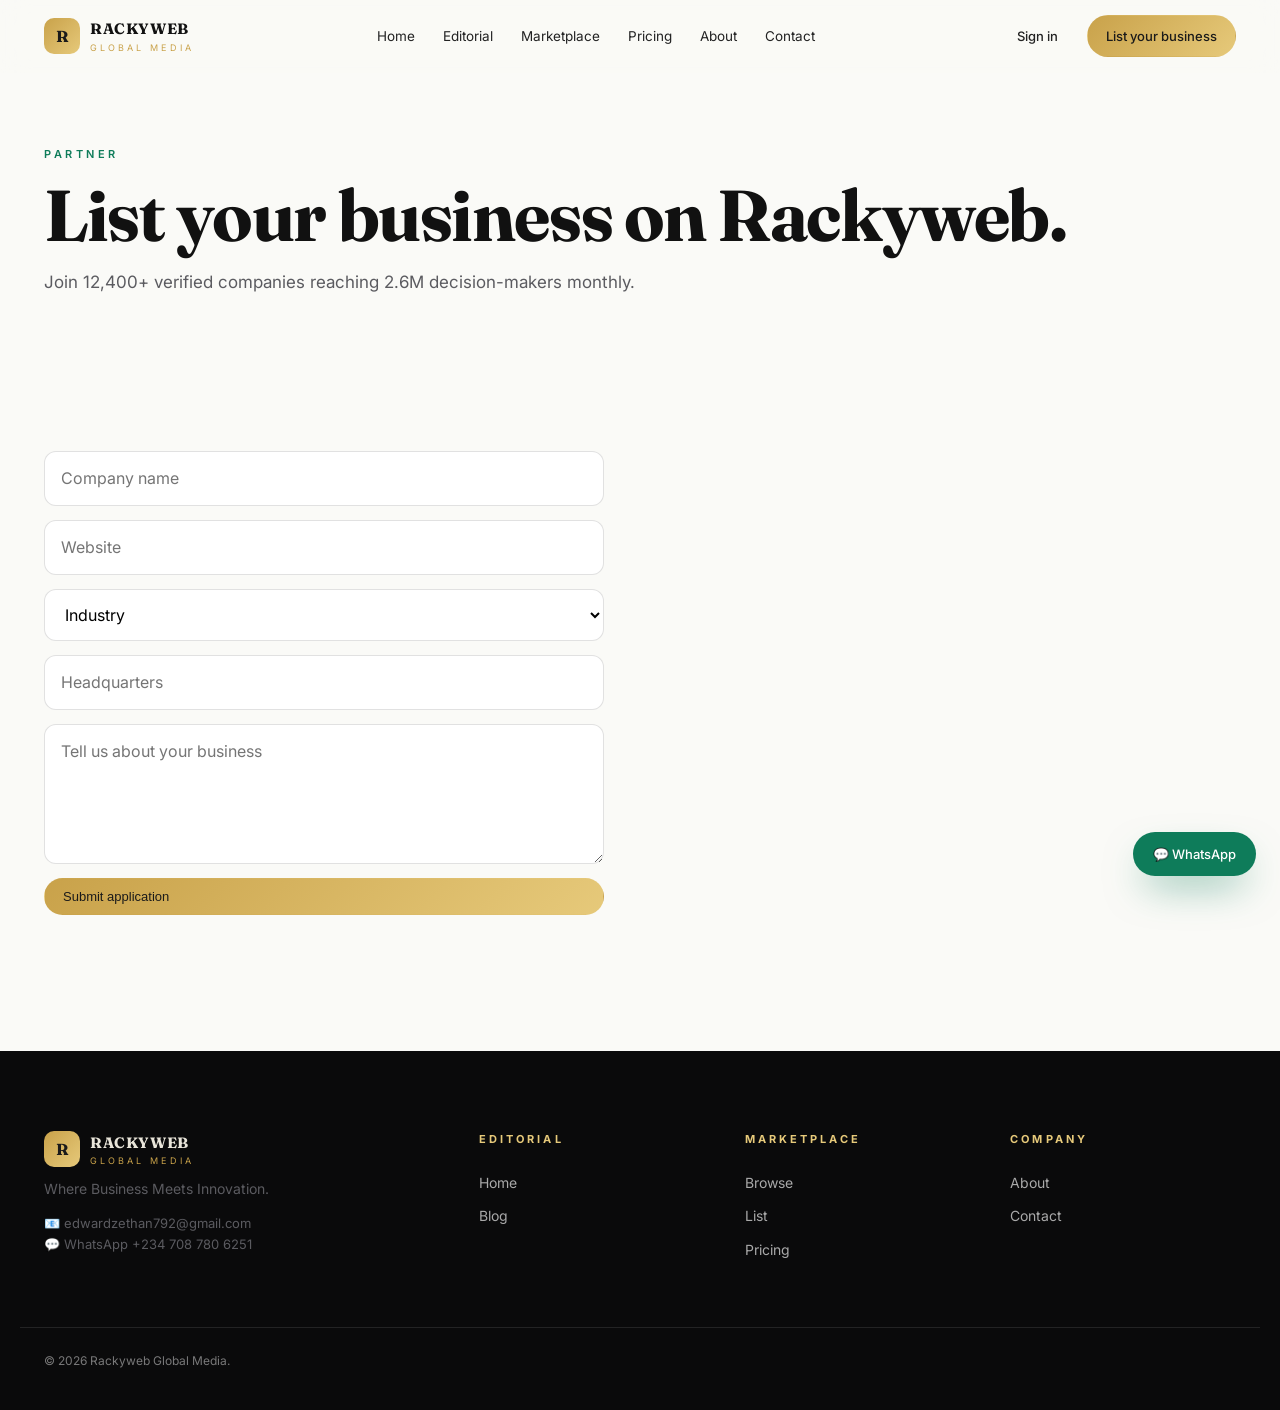
<file: static/pages/partner.html>
<!doctype html><html lang="en"><head><meta charset="utf-8"/><meta name="viewport" content="width=device-width,initial-scale=1"/><link rel="stylesheet" href="../style.css"/><link href="https://fonts.googleapis.com/css2?family=Fraunces:opsz,wght@9..144,400;9..144,600;9..144,700&family=Inter:wght@300;400;500;600;700&display=swap" rel="stylesheet"/><title>List your business — Rackyweb Global Media</title></head><body><header class="nav" id="nav"><div class="container nav-inner"><a href="../index.html" class="brand"><span class="brand-mark">R</span><span class="brand-text"><strong>RACKYWEB</strong><em>Global Media</em></span></a><nav class="nav-links"><a href="../index.html">Home</a><a href="blog.html">Editorial</a><a href="marketplace.html">Marketplace</a><a href="pricing.html">Pricing</a><a href="about.html">About</a><a href="contact.html">Contact</a></nav><div class="nav-cta"><a href="login.html" class="btn btn-ghost">Sign in</a><a href="partner.html" class="btn btn-gold">List your business</a></div><button class="nav-burger" id="burger">☰</button></div></header><section class="page-hero"><div class="container"><span class="eyebrow">Partner</span><h1>List your business on Rackyweb.</h1><p>Join 12,400+ verified companies reaching 2.6M decision-makers monthly.</p></div></section><section class="section"><div class="container"><form class="form" onsubmit="event.preventDefault(); this.querySelector(\"button\").textContent=\"Application sent ✓\";"><input placeholder="Company name" required/><input placeholder="Website" type="url"/><select><option>Industry</option><option>Finance</option><option>AI/Tech</option><option>Logistics</option><option>Energy</option></select><input placeholder="Headquarters"/><textarea placeholder="Tell us about your business"></textarea><button class="btn btn-gold">Submit application</button></form></div></section><footer class="footer"><div class="container footer-grid"><div><div class="brand"><span class="brand-mark">R</span><span class="brand-text"><strong>RACKYWEB</strong><em>Global Media</em></span></div><p class="muted">Where Business Meets Innovation.</p><p class="muted small">📧 edwardzethan792@gmail.com<br/>💬 WhatsApp +234 708 780 6251</p></div><div><h4>Editorial</h4><a href="../index.html">Home</a><a href="blog.html">Blog</a></div><div><h4>Marketplace</h4><a href="marketplace.html">Browse</a><a href="partner.html">List</a><a href="pricing.html">Pricing</a></div><div><h4>Company</h4><a href="about.html">About</a><a href="contact.html">Contact</a></div></div><div class="container footer-bottom">© <span id="yr"></span> Rackyweb Global Media.</div></footer><a href="https://wa.me/2347087806251" target="_blank" class="wa-float">💬 WhatsApp</a><script src="../script.js"></script></body></html>
</file>
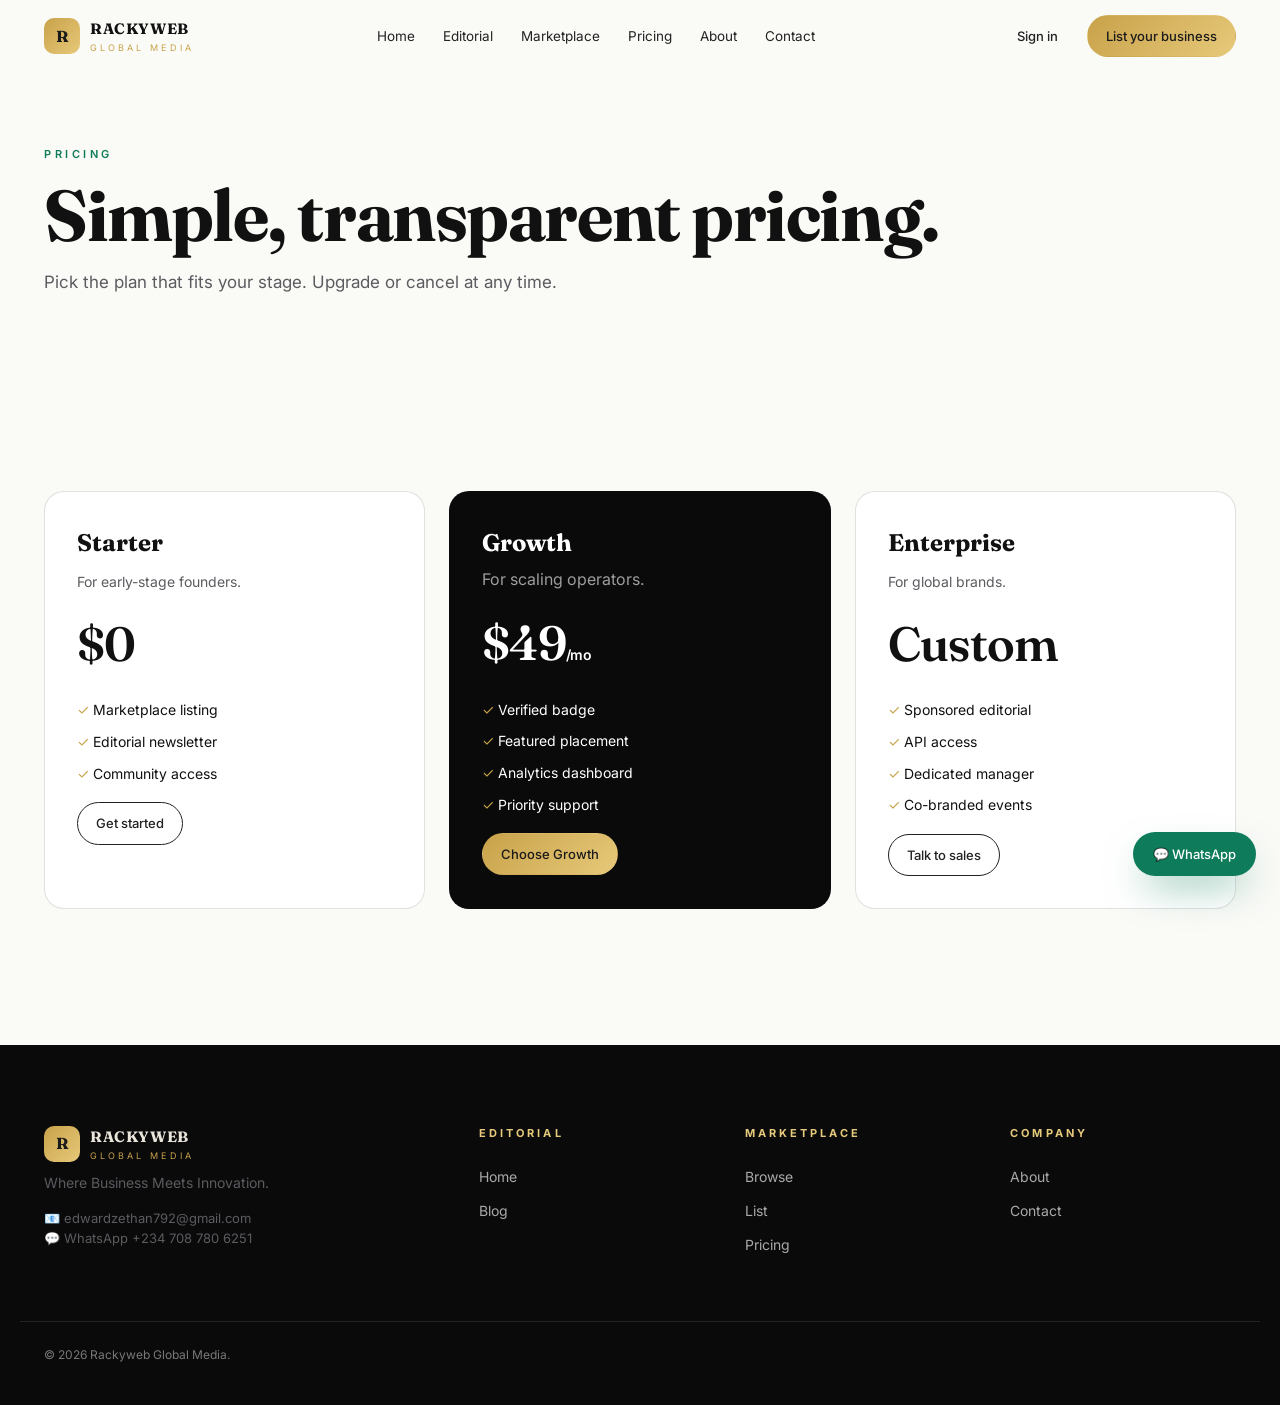
<file: static/pages/pricing.html>
<!doctype html><html lang="en"><head><meta charset="utf-8"/><meta name="viewport" content="width=device-width,initial-scale=1"/><link rel="stylesheet" href="../style.css"/><link href="https://fonts.googleapis.com/css2?family=Fraunces:opsz,wght@9..144,400;9..144,600;9..144,700&family=Inter:wght@300;400;500;600;700&display=swap" rel="stylesheet"/><title>Pricing — Rackyweb Global Media</title></head><body><header class="nav" id="nav"><div class="container nav-inner"><a href="../index.html" class="brand"><span class="brand-mark">R</span><span class="brand-text"><strong>RACKYWEB</strong><em>Global Media</em></span></a><nav class="nav-links"><a href="../index.html">Home</a><a href="blog.html">Editorial</a><a href="marketplace.html">Marketplace</a><a href="pricing.html">Pricing</a><a href="about.html">About</a><a href="contact.html">Contact</a></nav><div class="nav-cta"><a href="login.html" class="btn btn-ghost">Sign in</a><a href="partner.html" class="btn btn-gold">List your business</a></div><button class="nav-burger" id="burger">☰</button></div></header><section class="page-hero"><div class="container"><span class="eyebrow">Pricing</span><h1>Simple, transparent pricing.</h1><p>Pick the plan that fits your stage. Upgrade or cancel at any time.</p></div></section><section class="section"><div class="container"><div class="price-grid"><div class="price"><h3>Starter</h3><p class="muted">For early-stage founders.</p><div class="amount">$0</div><ul><li>Marketplace listing</li><li>Editorial newsletter</li><li>Community access</li></ul><a class="btn btn-outline" href="signup.html">Get started</a></div><div class="price featured"><h3>Growth</h3><p style="color:rgba(255,255,255,.6)">For scaling operators.</p><div class="amount">$49<span style="font-size:14px;font-family:var(--body)">/mo</span></div><ul><li>Verified badge</li><li>Featured placement</li><li>Analytics dashboard</li><li>Priority support</li></ul><a class="btn btn-gold" href="signup.html">Choose Growth</a></div><div class="price"><h3>Enterprise</h3><p class="muted">For global brands.</p><div class="amount">Custom</div><ul><li>Sponsored editorial</li><li>API access</li><li>Dedicated manager</li><li>Co-branded events</li></ul><a class="btn btn-outline" href="contact.html">Talk to sales</a></div></div></div></section><footer class="footer"><div class="container footer-grid"><div><div class="brand"><span class="brand-mark">R</span><span class="brand-text"><strong>RACKYWEB</strong><em>Global Media</em></span></div><p class="muted">Where Business Meets Innovation.</p><p class="muted small">📧 edwardzethan792@gmail.com<br/>💬 WhatsApp +234 708 780 6251</p></div><div><h4>Editorial</h4><a href="../index.html">Home</a><a href="blog.html">Blog</a></div><div><h4>Marketplace</h4><a href="marketplace.html">Browse</a><a href="partner.html">List</a><a href="pricing.html">Pricing</a></div><div><h4>Company</h4><a href="about.html">About</a><a href="contact.html">Contact</a></div></div><div class="container footer-bottom">© <span id="yr"></span> Rackyweb Global Media.</div></footer><a href="https://wa.me/2347087806251" target="_blank" class="wa-float">💬 WhatsApp</a><script src="../script.js"></script></body></html>
</file>
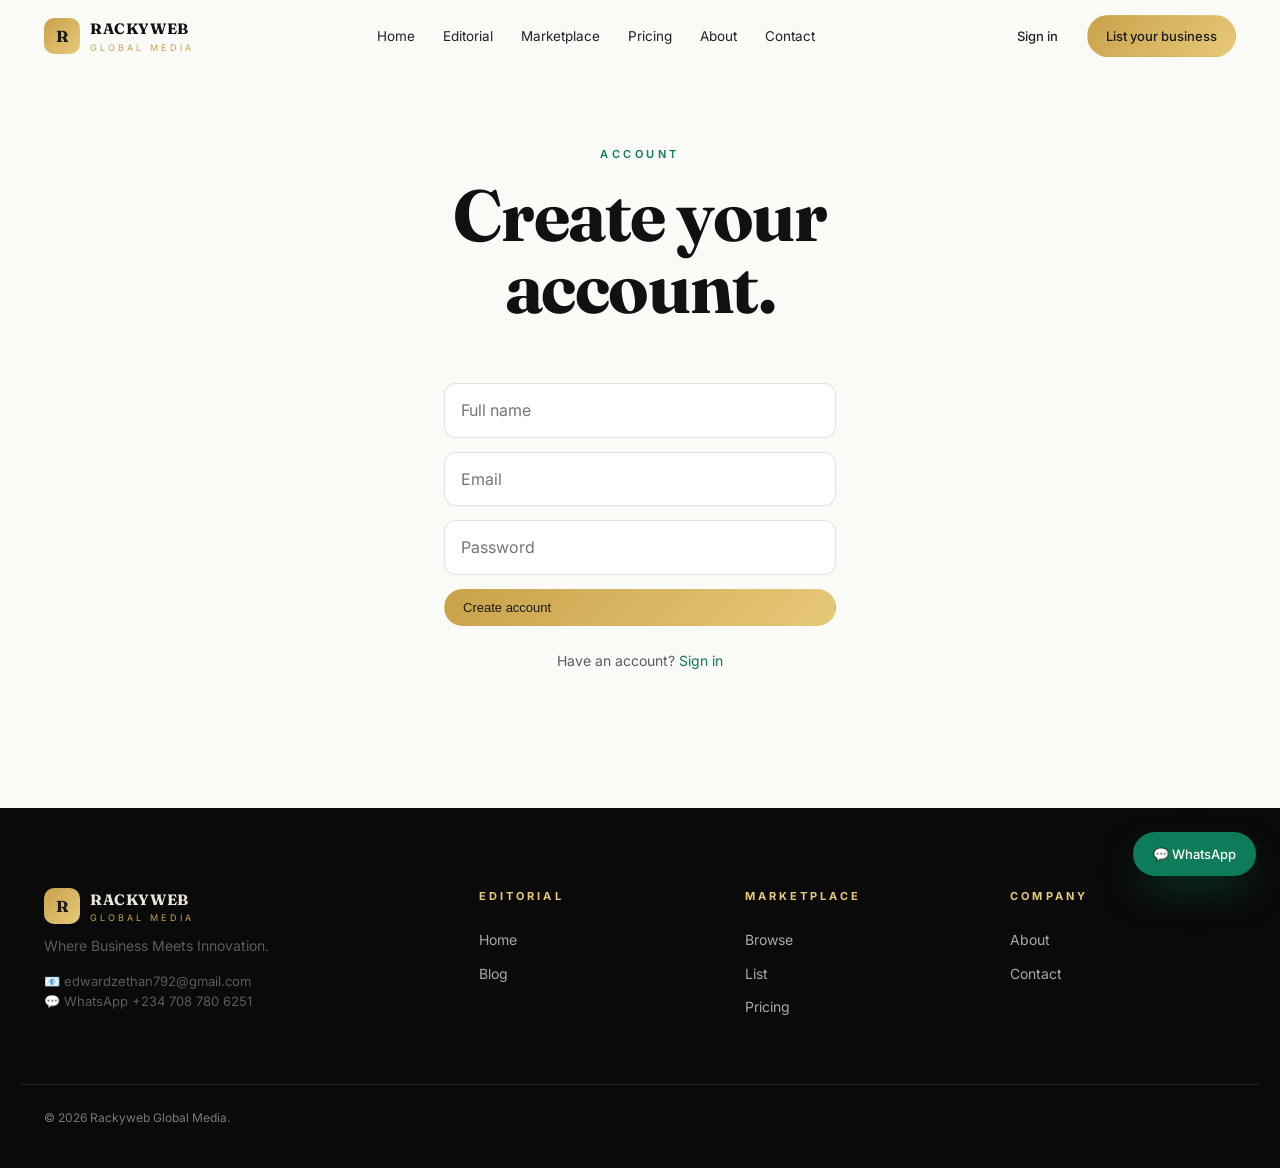
<file: static/pages/signup.html>
<!doctype html><html lang="en"><head><meta charset="utf-8"/><meta name="viewport" content="width=device-width,initial-scale=1"/><link rel="stylesheet" href="../style.css"/><link href="https://fonts.googleapis.com/css2?family=Fraunces:opsz,wght@9..144,400;9..144,600;9..144,700&family=Inter:wght@300;400;500;600;700&display=swap" rel="stylesheet"/><title>Sign up — Rackyweb Global Media</title></head><body><header class="nav" id="nav"><div class="container nav-inner"><a href="../index.html" class="brand"><span class="brand-mark">R</span><span class="brand-text"><strong>RACKYWEB</strong><em>Global Media</em></span></a><nav class="nav-links"><a href="../index.html">Home</a><a href="blog.html">Editorial</a><a href="marketplace.html">Marketplace</a><a href="pricing.html">Pricing</a><a href="about.html">About</a><a href="contact.html">Contact</a></nav><div class="nav-cta"><a href="login.html" class="btn btn-ghost">Sign in</a><a href="partner.html" class="btn btn-gold">List your business</a></div><button class="nav-burger" id="burger">☰</button></div></header><section class="page-hero"><div class="container" style="max-width:440px;text-align:center"><span class="eyebrow">Account</span><h1>Create your account.</h1></div></section><section class="section" style="padding-top:0"><div class="container" style="max-width:440px"><form class="form" onsubmit="event.preventDefault(); window.location=\"../index.html\";"><input placeholder="Full name" required/><input type="email" placeholder="Email" required/><input type="password" placeholder="Password" required/><button class="btn btn-gold">Create account</button><p class="muted" style="text-align:center">Have an account? <a href="login.html" style="color:var(--emerald)">Sign in</a></p></form></div></section><footer class="footer"><div class="container footer-grid"><div><div class="brand"><span class="brand-mark">R</span><span class="brand-text"><strong>RACKYWEB</strong><em>Global Media</em></span></div><p class="muted">Where Business Meets Innovation.</p><p class="muted small">📧 edwardzethan792@gmail.com<br/>💬 WhatsApp +234 708 780 6251</p></div><div><h4>Editorial</h4><a href="../index.html">Home</a><a href="blog.html">Blog</a></div><div><h4>Marketplace</h4><a href="marketplace.html">Browse</a><a href="partner.html">List</a><a href="pricing.html">Pricing</a></div><div><h4>Company</h4><a href="about.html">About</a><a href="contact.html">Contact</a></div></div><div class="container footer-bottom">© <span id="yr"></span> Rackyweb Global Media.</div></footer><a href="https://wa.me/2347087806251" target="_blank" class="wa-float">💬 WhatsApp</a><script src="../script.js"></script></body></html>
</file>
<file: style.css>
:root{
  --bg:#0b0b0c; --ink:#0a0a0a; --paper:#fafaf7; --paper-2:#f3f1ea;
  --gold:#c9a24a; --gold-2:#e6c97a; --emerald:#0e7c5a; --line:rgba(10,10,10,.12);
  --text:#111; --muted:#5b5b60;
  --display:'Fraunces', Georgia, serif; --body:'Inter', system-ui, sans-serif;
}
*{box-sizing:border-box;margin:0;padding:0}
html,body{background:var(--paper);color:var(--text);font-family:var(--body);-webkit-font-smoothing:antialiased;line-height:1.55}
a{color:inherit;text-decoration:none}
img{max-width:100%;display:block}
.container{max-width:1240px;margin:0 auto;padding:0 24px}
.eyebrow{font-size:11px;letter-spacing:.32em;text-transform:uppercase;color:var(--emerald);font-weight:600}
.eyebrow.emerald{color:var(--emerald)} .eyebrow.gold-text{color:var(--gold-2)}
.h2{font-family:var(--display);font-weight:600;font-size:clamp(28px,4vw,48px);line-height:1.05;margin-top:8px;letter-spacing:-.02em}
.gold{color:var(--gold);font-style:italic}
.muted{color:var(--muted);font-size:14px;margin-top:10px}
.muted.small{font-size:13px;margin-top:14px}

/* nav */
.nav{position:fixed;top:0;left:0;right:0;z-index:50;backdrop-filter:saturate(160%) blur(14px);background:rgba(250,250,247,.7);border-bottom:1px solid transparent;transition:.3s}
.nav.scrolled{background:rgba(250,250,247,.92);border-color:var(--line)}
.nav-inner{display:flex;align-items:center;justify-content:space-between;height:72px;gap:24px}
.brand{display:flex;align-items:center;gap:10px}
.brand-mark{display:inline-flex;align-items:center;justify-content:center;height:36px;width:36px;border-radius:10px;background:linear-gradient(135deg,var(--gold),var(--gold-2));color:#1a1a1a;font-family:var(--display);font-weight:700}
.brand-text strong{display:block;font-family:var(--display);font-size:15px;letter-spacing:.04em}
.brand-text em{display:block;font-style:normal;font-size:9px;letter-spacing:.34em;color:var(--gold);text-transform:uppercase}
.nav-links{display:flex;gap:28px;font-size:13.5px;color:#222}
.nav-links a{position:relative;padding:6px 0}
.nav-links a:hover{color:var(--gold)}
.nav-cta{display:flex;gap:10px;align-items:center}
.btn{display:inline-flex;align-items:center;gap:8px;padding:10px 18px;border-radius:999px;font-size:13px;font-weight:500;border:1px solid transparent;transition:.2s;cursor:pointer}
.btn.lg{padding:14px 26px;font-size:14px}
.btn-gold{background:linear-gradient(135deg,var(--gold),var(--gold-2));color:#1a1a1a}
.btn-gold:hover{transform:translateY(-1px);box-shadow:0 10px 30px -10px rgba(201,162,74,.6)}
.btn-ghost{color:#222} .btn-ghost:hover{background:rgba(0,0,0,.05)}
.btn-outline{border-color:#222;color:#222} .btn-outline:hover{background:#222;color:#fff}
.nav-burger{display:none;background:none;border:0;font-size:22px;cursor:pointer}

/* hero */
.hero{position:relative;min-height:92vh;display:flex;align-items:center;overflow:hidden;padding-top:96px}
.hero-bg{position:absolute;inset:0;background:
  radial-gradient(60% 50% at 80% 20%, rgba(201,162,74,.18), transparent 60%),
  radial-gradient(50% 50% at 10% 90%, rgba(14,124,90,.14), transparent 60%),
  linear-gradient(180deg,#fafaf7 0%,#efece3 100%);}
.hero-inner{position:relative;max-width:1120px}
.display{font-family:var(--display);font-weight:600;font-size:clamp(44px,8vw,108px);line-height:.98;letter-spacing:-.03em;margin:18px 0 22px;max-width:14ch}
.lede{max-width:60ch;font-size:18px;color:#333}
.hero-cta{margin-top:32px;display:flex;gap:14px;flex-wrap:wrap}
.hero-stats{margin-top:64px;display:grid;grid-template-columns:repeat(4,1fr);gap:24px;border-top:1px solid var(--line);padding-top:28px}
.hero-stats strong{display:block;font-family:var(--display);font-size:36px;font-weight:600;letter-spacing:-.02em}
.hero-stats span{font-size:11px;text-transform:uppercase;letter-spacing:.24em;color:var(--muted)}

/* sections */
.section{padding:96px 0}
.section.dark{background:#0a0a0b;color:#f4f1ea}
.section.dark .h2{color:#fff}
.section.dark .muted{color:rgba(255,255,255,.55)}
.row-head{display:flex;justify-content:space-between;align-items:end;gap:24px;margin-bottom:40px;flex-wrap:wrap}
.link-arrow{font-size:13px;color:#222;border-bottom:1px solid #222;padding-bottom:2px}
.link-arrow.light{color:var(--gold-2);border-color:var(--gold-2)}

.grid-3{display:grid;grid-template-columns:repeat(3,1fr);gap:28px}
.card{background:#fff;border-radius:20px;overflow:hidden;border:1px solid var(--line);transition:.3s;display:block}
.card:hover{transform:translateY(-4px);box-shadow:0 30px 60px -30px rgba(0,0,0,.25)}
.card-img{height:240px;background-size:cover;background-position:center}
.card-body{padding:24px}
.tag{display:inline-block;font-size:10px;letter-spacing:.22em;text-transform:uppercase;color:var(--emerald);font-weight:600;margin-bottom:12px}
.card h3{font-family:var(--display);font-size:22px;line-height:1.2;margin-bottom:10px;letter-spacing:-.01em}
.card p{color:var(--muted);font-size:14px}

.listing{background:rgba(255,255,255,.04);border:1px solid rgba(255,255,255,.08);border-radius:20px;padding:24px;transition:.3s}
.listing:hover{border-color:var(--gold);transform:translateY(-3px)}
.listing-top{display:flex;justify-content:space-between;align-items:center;margin-bottom:18px}
.logo{height:46px;width:46px;border-radius:12px;background:linear-gradient(135deg,var(--gold),var(--gold-2));color:#1a1a1a;display:inline-flex;align-items:center;justify-content:center;font-family:var(--display);font-weight:700}
.badge{font-size:10px;letter-spacing:.2em;text-transform:uppercase;color:var(--gold-2);border:1px solid rgba(230,201,122,.4);padding:4px 10px;border-radius:999px}
.listing h3{font-family:var(--display);font-size:22px;color:#fff;margin-bottom:4px}
.listing > p{color:rgba(255,255,255,.55);font-size:13.5px}
.listing-meta{display:flex;justify-content:space-between;margin-top:18px;padding-top:14px;border-top:1px solid rgba(255,255,255,.08);font-size:12px;color:rgba(255,255,255,.6)}

.cta{text-align:center;max-width:780px}
.newsletter{margin-top:28px;display:flex;gap:10px;background:#fff;border:1px solid var(--line);padding:8px;border-radius:999px;max-width:520px;margin-left:auto;margin-right:auto}
.newsletter input{flex:1;border:0;outline:0;padding:0 18px;font:inherit;background:transparent}

/* footer */
.footer{background:#0a0a0b;color:#e9e5da;padding:80px 0 40px;margin-top:40px}
.footer-grid{display:grid;grid-template-columns:1.4fr .8fr .8fr .8fr;gap:40px}
.footer h4{font-size:11px;text-transform:uppercase;letter-spacing:.28em;color:var(--gold-2);margin-bottom:18px}
.footer a{display:block;color:rgba(255,255,255,.65);padding:6px 0;font-size:14px}
.footer a:hover{color:#fff}
.footer-bottom{border-top:1px solid rgba(255,255,255,.1);margin-top:60px;padding-top:24px;font-size:12px;color:rgba(255,255,255,.45)}

.wa-float{position:fixed;bottom:24px;right:24px;background:var(--emerald);color:#fff;padding:12px 20px;border-radius:999px;font-size:13px;font-weight:500;box-shadow:0 18px 40px -12px rgba(14,124,90,.6);z-index:60;transition:.2s}
.wa-float:hover{transform:scale(1.05)}

/* page hero (inner pages) */
.page-hero{padding:140px 0 60px}
.page-hero h1{font-family:var(--display);font-size:clamp(40px,6vw,72px);line-height:1;letter-spacing:-.02em;margin-top:14px}
.page-hero p{margin-top:18px;color:var(--muted);max-width:60ch;font-size:17px}

.form{display:grid;gap:14px;max-width:560px}
.form input,.form textarea,.form select{border:1px solid var(--line);background:#fff;padding:14px 16px;border-radius:12px;font:inherit}
.form textarea{min-height:140px;resize:vertical}

.price-grid{display:grid;grid-template-columns:repeat(3,1fr);gap:24px;margin-top:40px}
.price{background:#fff;border:1px solid var(--line);border-radius:20px;padding:32px}
.price.featured{background:#0a0a0b;color:#fff;border-color:transparent;transform:scale(1.03)}
.price h3{font-family:var(--display);font-size:24px;margin-bottom:6px}
.price .amount{font-family:var(--display);font-size:48px;font-weight:600;letter-spacing:-.02em;margin:14px 0}
.price ul{list-style:none;margin:18px 0;display:grid;gap:10px;font-size:14px}
.price ul li::before{content:"✓ ";color:var(--gold)}

@media(max-width:900px){
  .nav-links,.nav-cta{display:none}
  .nav-burger{display:block}
  .nav.open .nav-links{display:flex;position:absolute;top:72px;left:0;right:0;background:#fff;flex-direction:column;padding:20px;border-bottom:1px solid var(--line)}
  .grid-3,.price-grid,.footer-grid{grid-template-columns:1fr}
  .hero-stats{grid-template-columns:repeat(2,1fr)}
  .section{padding:64px 0}
}

/* search bar */
.search-wrap{margin:32px 0 8px;display:flex;gap:12px;align-items:center;background:#fff;border:1px solid var(--line);border-radius:999px;padding:8px 8px 8px 22px;max-width:640px;box-shadow:0 10px 30px -20px rgba(0,0,0,.2)}
.search-wrap svg{flex-shrink:0;opacity:.5}
.search-wrap input{flex:1;border:0;outline:0;font:inherit;padding:10px 0;background:transparent}
.search-chips{display:flex;gap:8px;flex-wrap:wrap;margin:18px 0 32px}
.chip{font-size:12px;letter-spacing:.14em;text-transform:uppercase;padding:8px 14px;border-radius:999px;border:1px solid var(--line);background:#fff;cursor:pointer;color:#333;transition:.2s}
.chip:hover{border-color:#222}
.chip.active{background:#0a0a0b;color:#fff;border-color:#0a0a0b}
.empty{padding:60px 0;text-align:center;color:var(--muted);font-style:italic}

/* page transitions */
.page-fade{animation:pf .5s ease both}
@keyframes pf{from{opacity:0;transform:translateY(12px)}to{opacity:1;transform:none}}

/* article + content pages */
.prose{max-width:720px;margin:0 auto}
.prose p{margin:18px 0;font-size:17px;line-height:1.75;color:#222}
.prose h2{font-family:var(--display);font-size:30px;margin-top:36px;letter-spacing:-.01em}
.prose .meta{color:var(--muted);font-size:13px;margin-bottom:24px}
.cover{height:420px;border-radius:24px;background-size:cover;background-position:center;margin:24px 0 40px}
@media(max-width:700px){.cover{height:240px}}

.feature-grid{display:grid;grid-template-columns:repeat(3,1fr);gap:28px;margin-top:40px}
.feature{padding:28px;border:1px solid var(--line);border-radius:20px;background:#fff}
.feature h3{font-family:var(--display);font-size:20px;margin:10px 0 8px}
.feature p{color:var(--muted);font-size:14px}
@media(max-width:900px){.feature-grid{grid-template-columns:1fr}}
</file>
<file: static/style.css>
:root{
  --bg:#0b0b0c; --ink:#0a0a0a; --paper:#fafaf7; --paper-2:#f3f1ea;
  --gold:#c9a24a; --gold-2:#e6c97a; --emerald:#0e7c5a; --line:rgba(10,10,10,.12);
  --text:#111; --muted:#5b5b60;
  --display:'Fraunces', Georgia, serif; --body:'Inter', system-ui, sans-serif;
}
*{box-sizing:border-box;margin:0;padding:0}
html,body{background:var(--paper);color:var(--text);font-family:var(--body);-webkit-font-smoothing:antialiased;line-height:1.55}
a{color:inherit;text-decoration:none}
img{max-width:100%;display:block}
.container{max-width:1240px;margin:0 auto;padding:0 24px}
.eyebrow{font-size:11px;letter-spacing:.32em;text-transform:uppercase;color:var(--emerald);font-weight:600}
.eyebrow.emerald{color:var(--emerald)} .eyebrow.gold-text{color:var(--gold-2)}
.h2{font-family:var(--display);font-weight:600;font-size:clamp(28px,4vw,48px);line-height:1.05;margin-top:8px;letter-spacing:-.02em}
.gold{color:var(--gold);font-style:italic}
.muted{color:var(--muted);font-size:14px;margin-top:10px}
.muted.small{font-size:13px;margin-top:14px}

/* nav */
.nav{position:fixed;top:0;left:0;right:0;z-index:50;backdrop-filter:saturate(160%) blur(14px);background:rgba(250,250,247,.7);border-bottom:1px solid transparent;transition:.3s}
.nav.scrolled{background:rgba(250,250,247,.92);border-color:var(--line)}
.nav-inner{display:flex;align-items:center;justify-content:space-between;height:72px;gap:24px}
.brand{display:flex;align-items:center;gap:10px}
.brand-mark{display:inline-flex;align-items:center;justify-content:center;height:36px;width:36px;border-radius:10px;background:linear-gradient(135deg,var(--gold),var(--gold-2));color:#1a1a1a;font-family:var(--display);font-weight:700}
.brand-text strong{display:block;font-family:var(--display);font-size:15px;letter-spacing:.04em}
.brand-text em{display:block;font-style:normal;font-size:9px;letter-spacing:.34em;color:var(--gold);text-transform:uppercase}
.nav-links{display:flex;gap:28px;font-size:13.5px;color:#222}
.nav-links a{position:relative;padding:6px 0}
.nav-links a:hover{color:var(--gold)}
.nav-cta{display:flex;gap:10px;align-items:center}
.btn{display:inline-flex;align-items:center;gap:8px;padding:10px 18px;border-radius:999px;font-size:13px;font-weight:500;border:1px solid transparent;transition:.2s;cursor:pointer}
.btn.lg{padding:14px 26px;font-size:14px}
.btn-gold{background:linear-gradient(135deg,var(--gold),var(--gold-2));color:#1a1a1a}
.btn-gold:hover{transform:translateY(-1px);box-shadow:0 10px 30px -10px rgba(201,162,74,.6)}
.btn-ghost{color:#222} .btn-ghost:hover{background:rgba(0,0,0,.05)}
.btn-outline{border-color:#222;color:#222} .btn-outline:hover{background:#222;color:#fff}
.nav-burger{display:none;background:none;border:0;font-size:22px;cursor:pointer}

/* hero */
.hero{position:relative;min-height:92vh;display:flex;align-items:center;overflow:hidden;padding-top:96px}
.hero-bg{position:absolute;inset:0;background:
  radial-gradient(60% 50% at 80% 20%, rgba(201,162,74,.18), transparent 60%),
  radial-gradient(50% 50% at 10% 90%, rgba(14,124,90,.14), transparent 60%),
  linear-gradient(180deg,#fafaf7 0%,#efece3 100%);}
.hero-inner{position:relative;max-width:1120px}
.display{font-family:var(--display);font-weight:600;font-size:clamp(44px,8vw,108px);line-height:.98;letter-spacing:-.03em;margin:18px 0 22px;max-width:14ch}
.lede{max-width:60ch;font-size:18px;color:#333}
.hero-cta{margin-top:32px;display:flex;gap:14px;flex-wrap:wrap}
.hero-stats{margin-top:64px;display:grid;grid-template-columns:repeat(4,1fr);gap:24px;border-top:1px solid var(--line);padding-top:28px}
.hero-stats strong{display:block;font-family:var(--display);font-size:36px;font-weight:600;letter-spacing:-.02em}
.hero-stats span{font-size:11px;text-transform:uppercase;letter-spacing:.24em;color:var(--muted)}

/* sections */
.section{padding:96px 0}
.section.dark{background:#0a0a0b;color:#f4f1ea}
.section.dark .h2{color:#fff}
.section.dark .muted{color:rgba(255,255,255,.55)}
.row-head{display:flex;justify-content:space-between;align-items:end;gap:24px;margin-bottom:40px;flex-wrap:wrap}
.link-arrow{font-size:13px;color:#222;border-bottom:1px solid #222;padding-bottom:2px}
.link-arrow.light{color:var(--gold-2);border-color:var(--gold-2)}

.grid-3{display:grid;grid-template-columns:repeat(3,1fr);gap:28px}
.card{background:#fff;border-radius:20px;overflow:hidden;border:1px solid var(--line);transition:.3s;display:block}
.card:hover{transform:translateY(-4px);box-shadow:0 30px 60px -30px rgba(0,0,0,.25)}
.card-img{height:240px;background-size:cover;background-position:center}
.card-body{padding:24px}
.tag{display:inline-block;font-size:10px;letter-spacing:.22em;text-transform:uppercase;color:var(--emerald);font-weight:600;margin-bottom:12px}
.card h3{font-family:var(--display);font-size:22px;line-height:1.2;margin-bottom:10px;letter-spacing:-.01em}
.card p{color:var(--muted);font-size:14px}

.listing{background:rgba(255,255,255,.04);border:1px solid rgba(255,255,255,.08);border-radius:20px;padding:24px;transition:.3s}
.listing:hover{border-color:var(--gold);transform:translateY(-3px)}
.listing-top{display:flex;justify-content:space-between;align-items:center;margin-bottom:18px}
.logo{height:46px;width:46px;border-radius:12px;background:linear-gradient(135deg,var(--gold),var(--gold-2));color:#1a1a1a;display:inline-flex;align-items:center;justify-content:center;font-family:var(--display);font-weight:700}
.badge{font-size:10px;letter-spacing:.2em;text-transform:uppercase;color:var(--gold-2);border:1px solid rgba(230,201,122,.4);padding:4px 10px;border-radius:999px}
.listing h3{font-family:var(--display);font-size:22px;color:#fff;margin-bottom:4px}
.listing > p{color:rgba(255,255,255,.55);font-size:13.5px}
.listing-meta{display:flex;justify-content:space-between;margin-top:18px;padding-top:14px;border-top:1px solid rgba(255,255,255,.08);font-size:12px;color:rgba(255,255,255,.6)}

.cta{text-align:center;max-width:780px}
.newsletter{margin-top:28px;display:flex;gap:10px;background:#fff;border:1px solid var(--line);padding:8px;border-radius:999px;max-width:520px;margin-left:auto;margin-right:auto}
.newsletter input{flex:1;border:0;outline:0;padding:0 18px;font:inherit;background:transparent}

/* footer */
.footer{background:#0a0a0b;color:#e9e5da;padding:80px 0 40px;margin-top:40px}
.footer-grid{display:grid;grid-template-columns:1.4fr .8fr .8fr .8fr;gap:40px}
.footer h4{font-size:11px;text-transform:uppercase;letter-spacing:.28em;color:var(--gold-2);margin-bottom:18px}
.footer a{display:block;color:rgba(255,255,255,.65);padding:6px 0;font-size:14px}
.footer a:hover{color:#fff}
.footer-bottom{border-top:1px solid rgba(255,255,255,.1);margin-top:60px;padding-top:24px;font-size:12px;color:rgba(255,255,255,.45)}

.wa-float{position:fixed;bottom:24px;right:24px;background:var(--emerald);color:#fff;padding:12px 20px;border-radius:999px;font-size:13px;font-weight:500;box-shadow:0 18px 40px -12px rgba(14,124,90,.6);z-index:60;transition:.2s}
.wa-float:hover{transform:scale(1.05)}

/* page hero (inner pages) */
.page-hero{padding:140px 0 60px}
.page-hero h1{font-family:var(--display);font-size:clamp(40px,6vw,72px);line-height:1;letter-spacing:-.02em;margin-top:14px}
.page-hero p{margin-top:18px;color:var(--muted);max-width:60ch;font-size:17px}

.form{display:grid;gap:14px;max-width:560px}
.form input,.form textarea,.form select{border:1px solid var(--line);background:#fff;padding:14px 16px;border-radius:12px;font:inherit}
.form textarea{min-height:140px;resize:vertical}

.price-grid{display:grid;grid-template-columns:repeat(3,1fr);gap:24px;margin-top:40px}
.price{background:#fff;border:1px solid var(--line);border-radius:20px;padding:32px}
.price.featured{background:#0a0a0b;color:#fff;border-color:transparent;transform:scale(1.03)}
.price h3{font-family:var(--display);font-size:24px;margin-bottom:6px}
.price .amount{font-family:var(--display);font-size:48px;font-weight:600;letter-spacing:-.02em;margin:14px 0}
.price ul{list-style:none;margin:18px 0;display:grid;gap:10px;font-size:14px}
.price ul li::before{content:"✓ ";color:var(--gold)}

@media(max-width:900px){
  .nav-links,.nav-cta{display:none}
  .nav-burger{display:block}
  .nav.open .nav-links{display:flex;position:absolute;top:72px;left:0;right:0;background:#fff;flex-direction:column;padding:20px;border-bottom:1px solid var(--line)}
  .grid-3,.price-grid,.footer-grid{grid-template-columns:1fr}
  .hero-stats{grid-template-columns:repeat(2,1fr)}
  .section{padding:64px 0}
}
</file>
